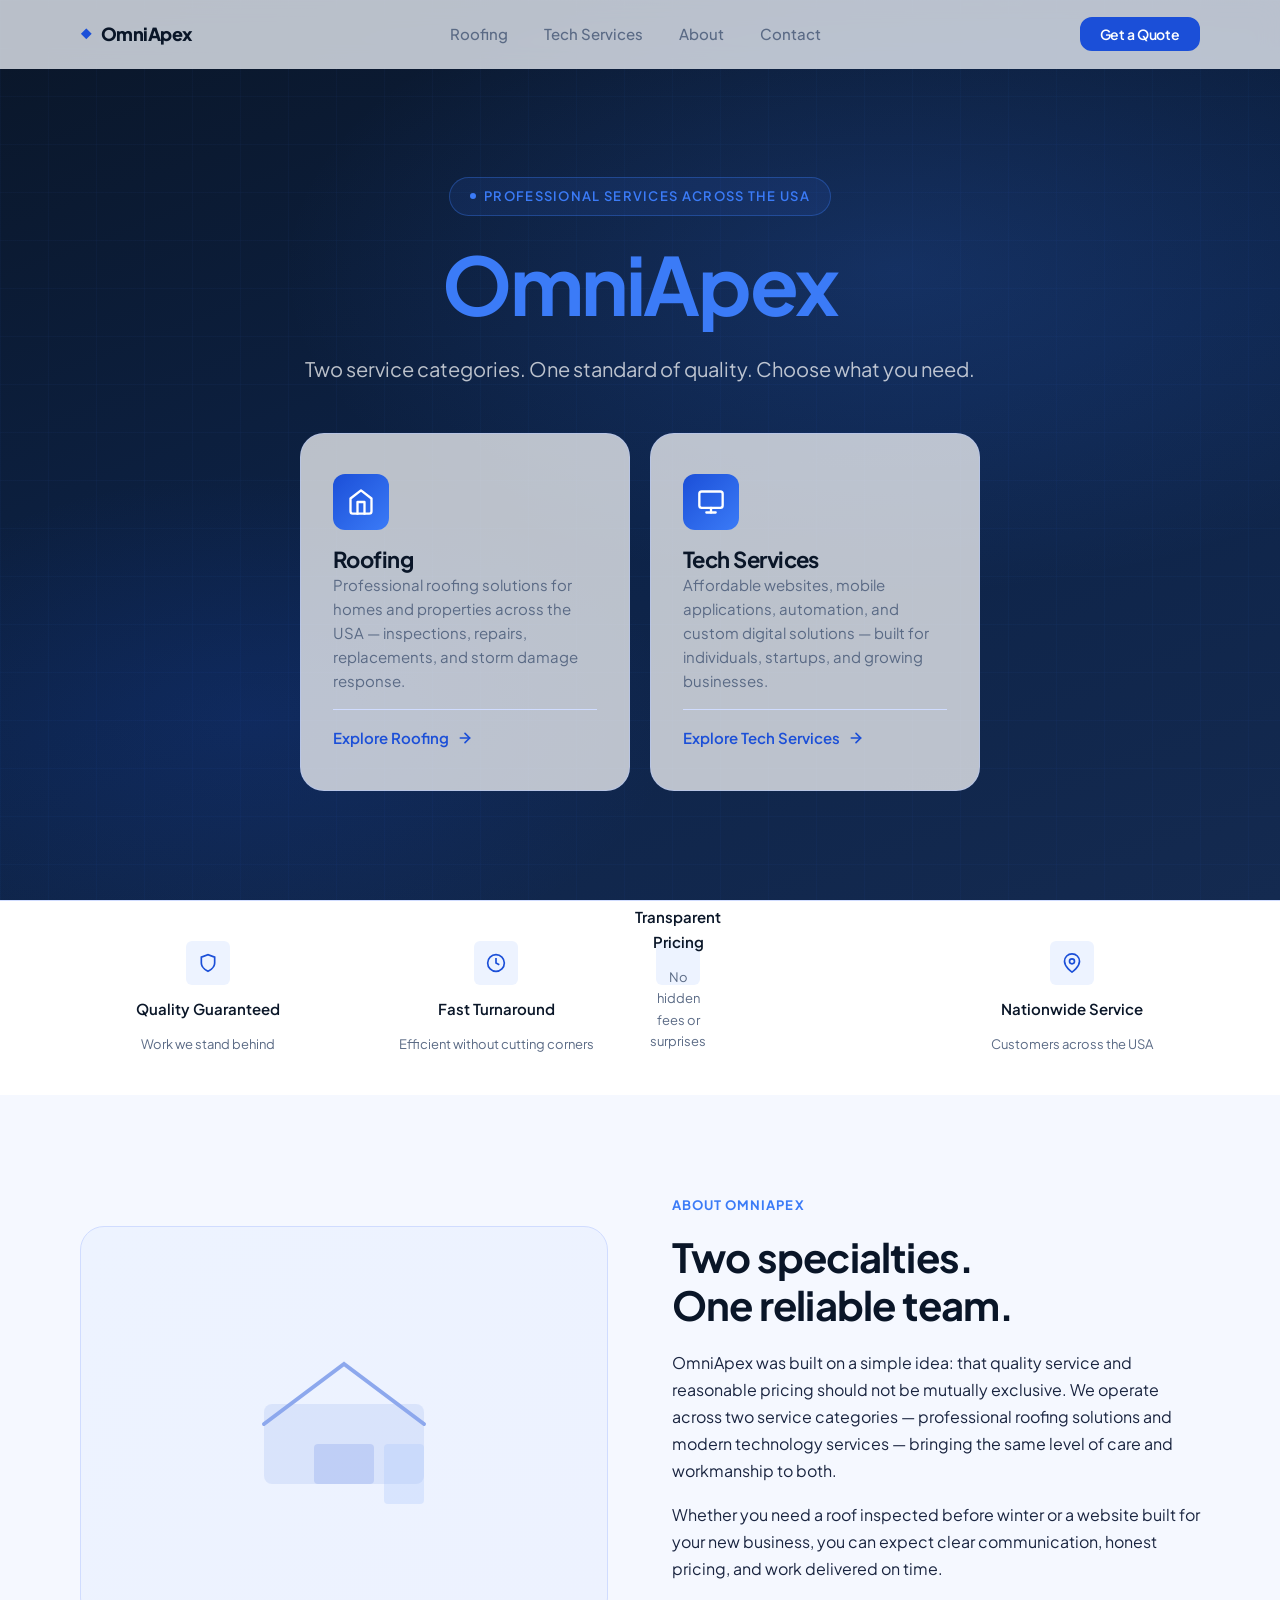
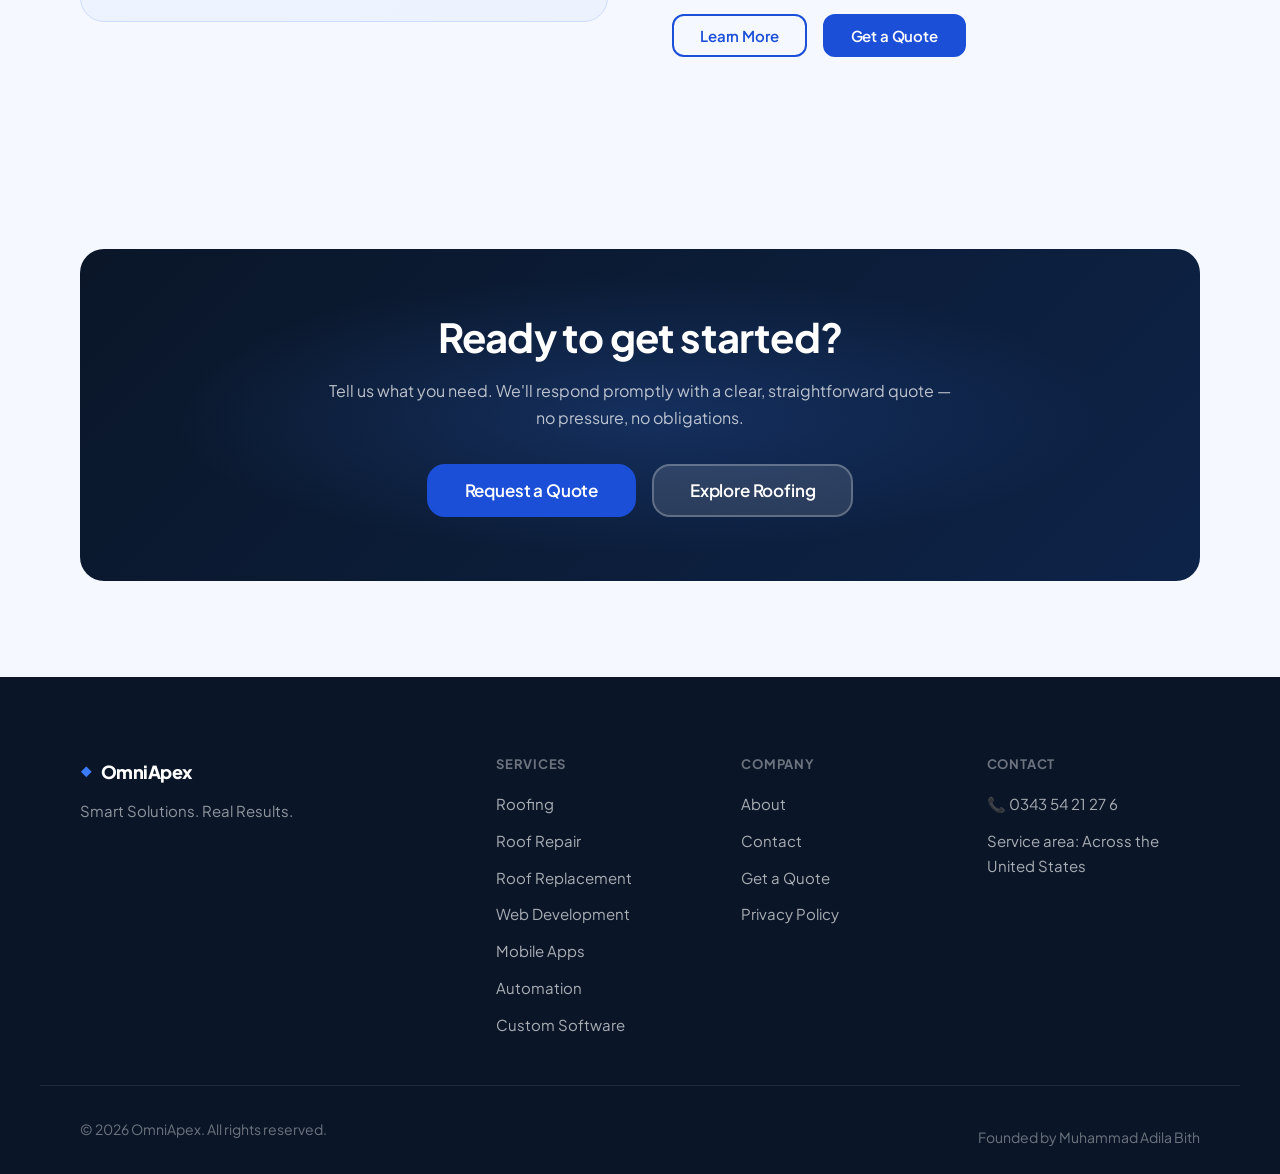
<file: index.html>
<!DOCTYPE html>
<html lang="en-US">
<head>
  <meta charset="UTF-8">
  <meta name="viewport" content="width=device-width, initial-scale=1.0">
  <meta http-equiv="X-UA-Compatible" content="IE=edge">

  <!-- Preconnect for fonts -->
  <link rel="preconnect" href="https://fonts.googleapis.com">
  <link rel="preconnect" href="https://fonts.gstatic.com" crossorigin>
  <link href="https://fonts.googleapis.com/css2?family=Plus+Jakarta+Sans:wght@400;500;600;700;800&display=swap" rel="stylesheet">

  <!-- SEO — set dynamically by seo.js -->
  <title>OmniApex | Roofing &amp; Technology Services</title>
  <meta name="description" content="">

  <!-- Manifest / PWA -->
  <link rel="manifest" href="site.webmanifest">
  <link rel="icon" href="assets/icons/favicon.svg" type="image/svg+xml">

  <!-- Styles -->
  <link rel="stylesheet" href="css/style.css">
  <link rel="stylesheet" href="css/responsive.css">
  <link rel="stylesheet" href="css/animations.css">
</head>
<body>

  <!-- Navigation injected by JS -->
  <div id="nav-root"></div>

  <main id="main-content">

    <!-- ── Hero + Gateway ──────────────────────────────────────── -->
    <section class="hero-home" aria-label="OmniApex service selection">
      <div class="container hero-home__inner">

        <div class="hero-home__eyebrow">
          Professional Services Across the USA
        </div>

        <h1 class="hero-home__title">
          <em>OmniApex</em>
        </h1>

        <p class="hero-home__sub">
          Two service categories. One standard of quality. Choose what you need.
        </p>

        <!-- Service Gateway Cards -->
        <div class="gateway-grid" role="list" aria-label="Service categories">

          <a href="roofing.html"
             class="gateway-card"
             role="listitem"
             aria-label="Explore Roofing Services">

            <div class="gateway-card__icon" aria-hidden="true">
              <!-- Roof icon -->
              <svg viewBox="0 0 24 24" fill="none" stroke="currentColor" stroke-width="2" stroke-linecap="round" stroke-linejoin="round" aria-hidden="true">
                <path d="M3 9l9-7 9 7v11a2 2 0 0 1-2 2H5a2 2 0 0 1-2-2z"/>
                <polyline points="9 22 9 12 15 12 15 22"/>
              </svg>
            </div>

            <div>
              <h2 class="gateway-card__title">Roofing</h2>
              <p class="gateway-card__description">
                Professional roofing solutions for homes and properties across the USA — inspections, repairs, replacements, and storm damage response.
              </p>
            </div>

            <div class="gateway-card__cta" aria-hidden="true">
              Explore Roofing
              <svg width="16" height="16" viewBox="0 0 24 24" fill="none" stroke="currentColor" stroke-width="2.5" stroke-linecap="round" stroke-linejoin="round">
                <line x1="5" y1="12" x2="19" y2="12"/><polyline points="12 5 19 12 12 19"/>
              </svg>
            </div>
          </a>

          <a href="tech-services.html"
             class="gateway-card"
             role="listitem"
             aria-label="Explore Technology Services">

            <div class="gateway-card__icon" aria-hidden="true">
              <!-- Monitor/code icon -->
              <svg viewBox="0 0 24 24" fill="none" stroke="currentColor" stroke-width="2" stroke-linecap="round" stroke-linejoin="round" aria-hidden="true">
                <rect x="2" y="3" width="20" height="14" rx="2"/>
                <line x1="8" y1="21" x2="16" y2="21"/>
                <line x1="12" y1="17" x2="12" y2="21"/>
              </svg>
            </div>

            <div>
              <h2 class="gateway-card__title">Tech Services</h2>
              <p class="gateway-card__description">
                Affordable websites, mobile applications, automation, and custom digital solutions — built for individuals, startups, and growing businesses.
              </p>
            </div>

            <div class="gateway-card__cta" aria-hidden="true">
              Explore Tech Services
              <svg width="16" height="16" viewBox="0 0 24 24" fill="none" stroke="currentColor" stroke-width="2.5" stroke-linecap="round" stroke-linejoin="round">
                <line x1="5" y1="12" x2="19" y2="12"/><polyline points="12 5 19 12 12 19"/>
              </svg>
            </div>
          </a>

        </div>
        <!-- /Gateway Cards -->

      </div>
    </section>
    <!-- /Hero -->

    <!-- ── Trust bar ──────────────────────────────────────────── -->
    <div class="trust-bar" aria-label="Why choose OmniApex">
      <div class="container">
        <div class="trust-bar__grid">
          <div class="trust-bar__item">
            <div class="trust-bar__icon" aria-hidden="true">
              <svg viewBox="0 0 24 24" fill="none" stroke="currentColor" stroke-width="2"><path d="M12 22s8-4 8-10V5l-8-3-8 3v7c0 6 8 10 8 10z"/></svg>
            </div>
            <span class="trust-bar__label">Quality Guaranteed</span>
            <span class="trust-bar__sub">Work we stand behind</span>
          </div>
          <div class="trust-bar__item">
            <div class="trust-bar__icon" aria-hidden="true">
              <svg viewBox="0 0 24 24" fill="none" stroke="currentColor" stroke-width="2"><circle cx="12" cy="12" r="10"/><polyline points="12 6 12 12 16 14"/></svg>
            </div>
            <span class="trust-bar__label">Fast Turnaround</span>
            <span class="trust-bar__sub">Efficient without cutting corners</span>
          </div>
          <div class="trust-bar__icon trust-bar__item">
            <div class="trust-bar__icon" aria-hidden="true">
              <svg viewBox="0 0 24 24" fill="none" stroke="currentColor" stroke-width="2"><line x1="12" y1="1" x2="12" y2="23"/><path d="M17 5H9.5a3.5 3.5 0 0 0 0 7h5a3.5 3.5 0 0 1 0 7H6"/></svg>
            </div>
            <span class="trust-bar__label">Transparent Pricing</span>
            <span class="trust-bar__sub">No hidden fees or surprises</span>
          </div>
          <div class="trust-bar__item">
            <div class="trust-bar__icon" aria-hidden="true">
              <svg viewBox="0 0 24 24" fill="none" stroke="currentColor" stroke-width="2"><path d="M21 10c0 7-9 13-9 13s-9-6-9-13a9 9 0 0 1 18 0z"/><circle cx="12" cy="10" r="3"/></svg>
            </div>
            <span class="trust-bar__label">Nationwide Service</span>
            <span class="trust-bar__sub">Customers across the USA</span>
          </div>
        </div>
      </div>
    </div>

    <!-- ── About snippet ──────────────────────────────────────── -->
    <section class="section" aria-labelledby="about-heading">
      <div class="container">
        <div class="about-grid">
          <div class="about-visual" aria-hidden="true">
            <!-- Visual placeholder — replace with brand image -->
            <svg viewBox="0 0 200 160" fill="none" xmlns="http://www.w3.org/2000/svg" style="max-width:200px; opacity:0.45;">
              <rect x="20" y="60" width="160" height="80" rx="8" fill="#1B4FD8" opacity="0.2"/>
              <path d="M20 80 L100 20 L180 80" stroke="#1B4FD8" stroke-width="4" fill="none" stroke-linecap="round"/>
              <rect x="70" y="100" width="60" height="40" rx="4" fill="#1B4FD8" opacity="0.35"/>
              <rect x="140" y="100" width="40" height="60" rx="4" fill="#3B7BF7" opacity="0.25"/>
            </svg>
          </div>

          <div>
            <span class="section__label">About OmniApex</span>
            <h2 id="about-heading" class="section__heading">
              Two specialties.<br>One reliable team.
            </h2>
            <p>
              OmniApex was built on a simple idea: that quality service and reasonable pricing should not be mutually exclusive. We operate across two service categories — professional roofing solutions and modern technology services — bringing the same level of care and workmanship to both.
            </p>
            <p>
              Whether you need a roof inspected before winter or a website built for your new business, you can expect clear communication, honest pricing, and work delivered on time.
            </p>
            <div style="margin-top: 2rem; display: flex; gap: 1rem; flex-wrap: wrap;">
              <a href="about.html" class="btn btn--outline">Learn More</a>
              <a href="contact.html" class="btn btn--primary">Get a Quote</a>
            </div>
          </div>
        </div>
      </div>
    </section>

    <!-- ── CTA Banner ─────────────────────────────────────────── -->
    <section class="section" aria-label="Contact CTA">
      <div class="container">
        <div class="cta-banner">
          <div class="cta-banner__inner">
            <h2 class="cta-banner__title">Ready to get started?</h2>
            <p class="cta-banner__lead">
              Tell us what you need. We'll respond promptly with a clear, straightforward quote — no pressure, no obligations.
            </p>
            <div class="cta-banner__actions">
              <a href="contact.html" class="btn btn--primary btn--lg">Request a Quote</a>
              <a href="roofing.html" class="btn btn--ghost btn--lg">Explore Roofing</a>
            </div>
          </div>
        </div>
      </div>
    </section>

  </main>

  <!-- Footer injected by JS -->
  <div id="footer-root"></div>

  <!-- Scripts — config first, then dependencies, then page init -->
  <script src="js/config.js"></script>
  <script src="js/services.js"></script>
  <script src="js/seo.js"></script>
  <script src="js/navigation.js"></script>
  <script src="js/pricing.js"></script>
  <script src="js/contact.js"></script>
  <script src="js/app.js"></script>
  <script>
    document.addEventListener("DOMContentLoaded", () => {
      // SEO
      const cfg = SITE_CONFIG.pages.home;
      initSEO({
        title:       cfg.title,
        description: cfg.description,
        url:         cfg.url,
        isHome:      true,
      });

      // Render nav + footer + common
      initPage();
    });
  </script>
</body>
</html>
</file>
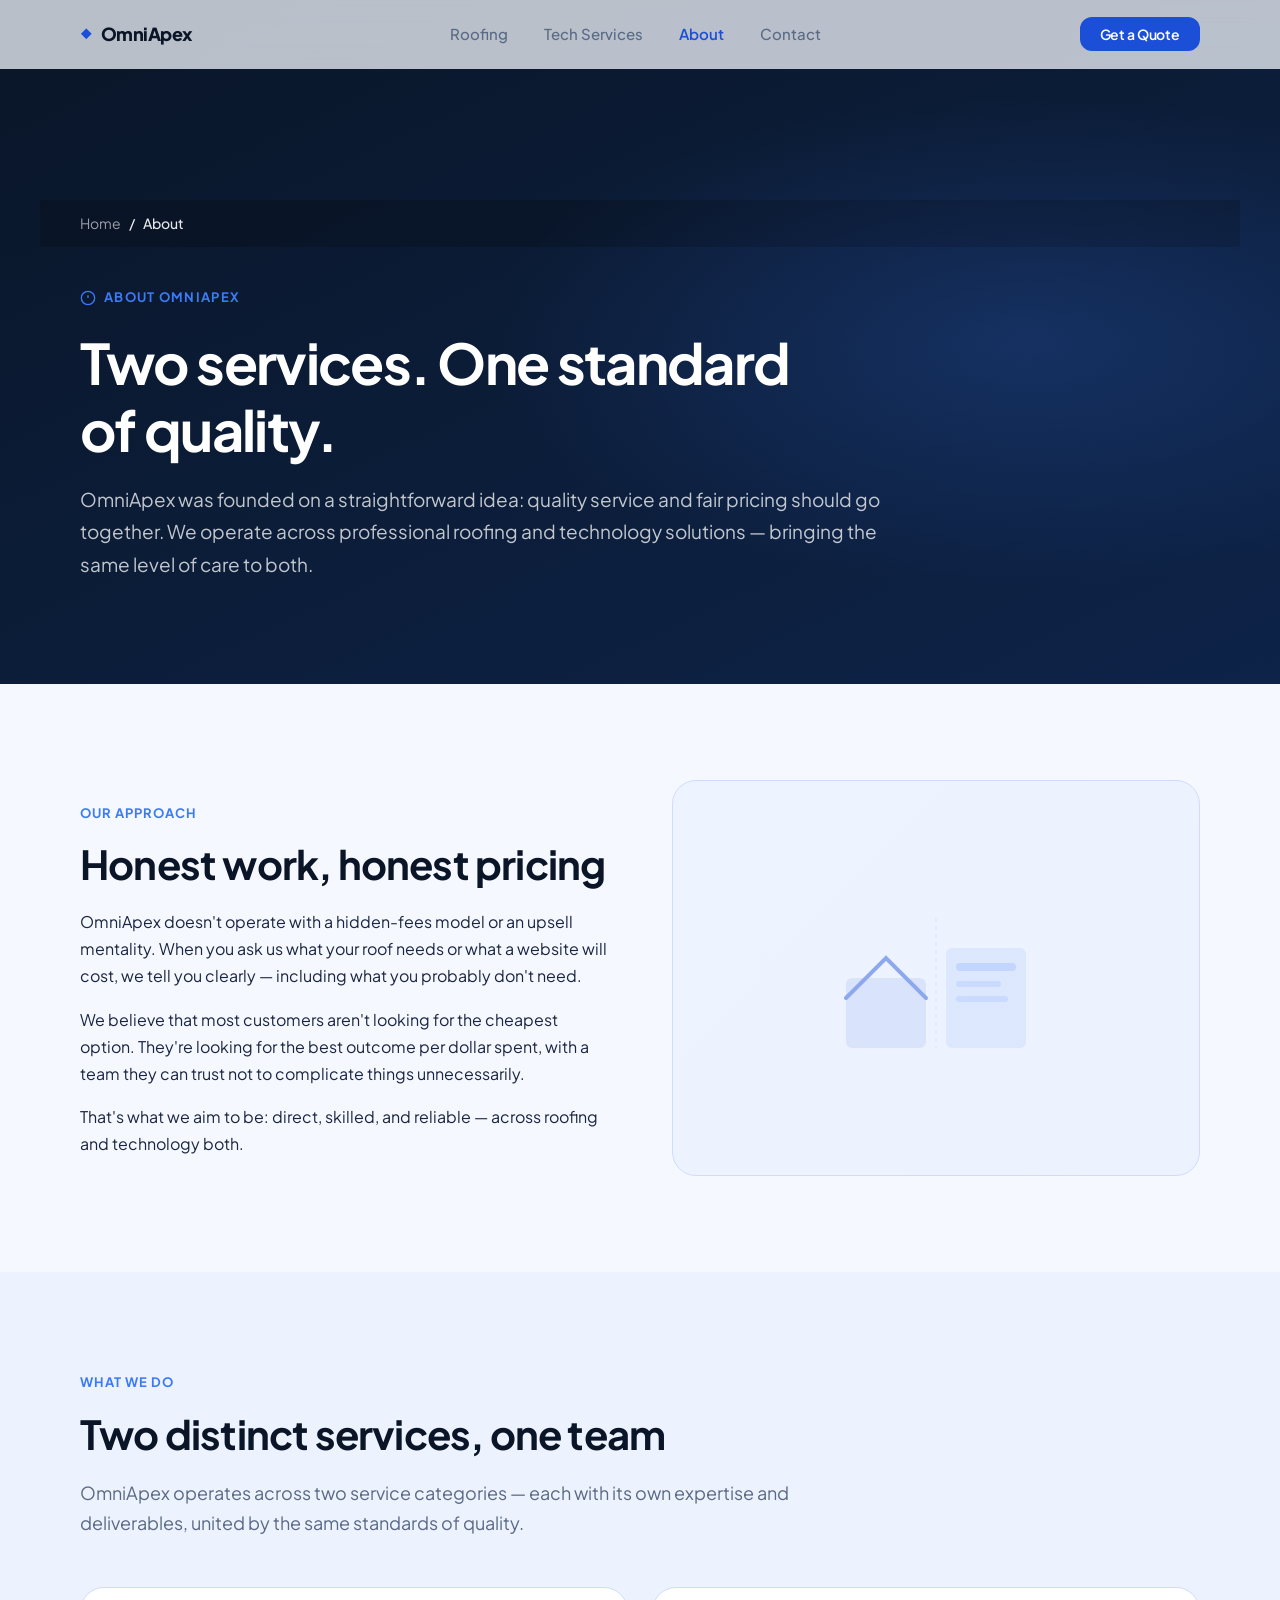
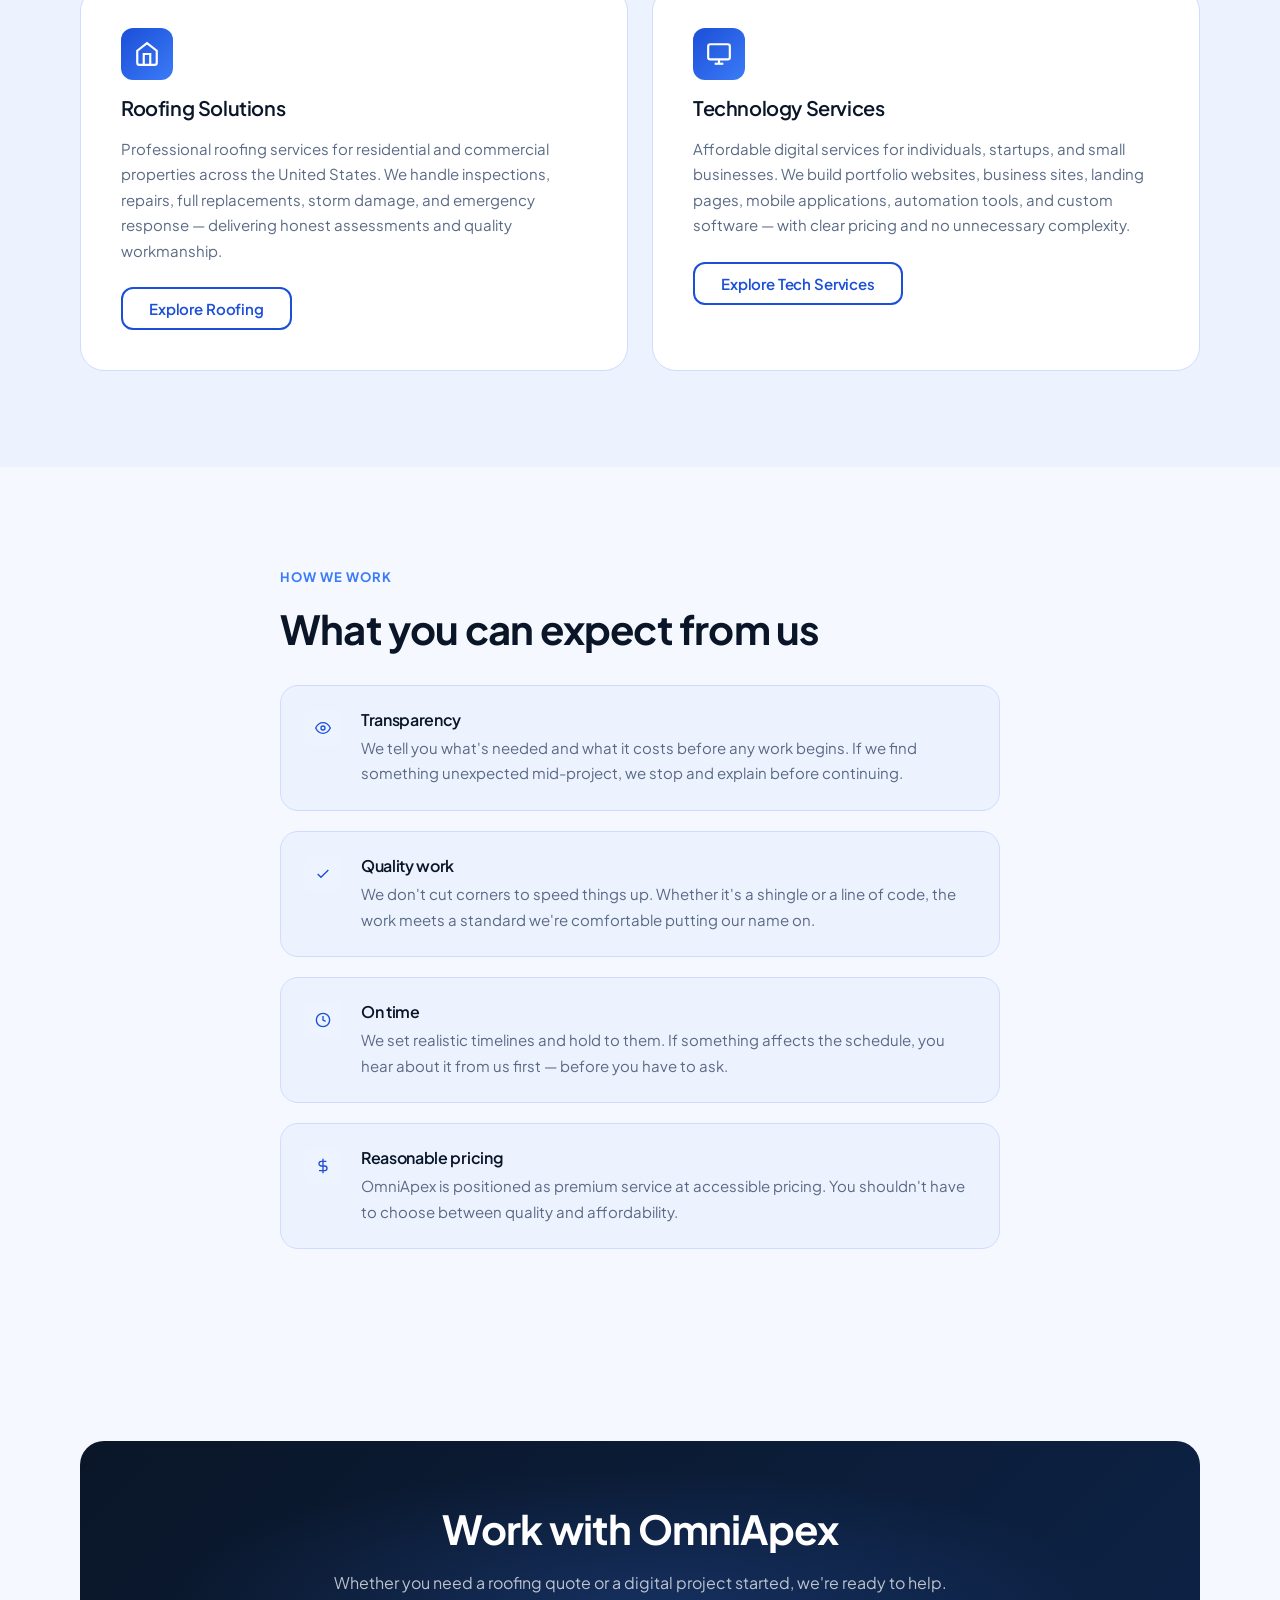
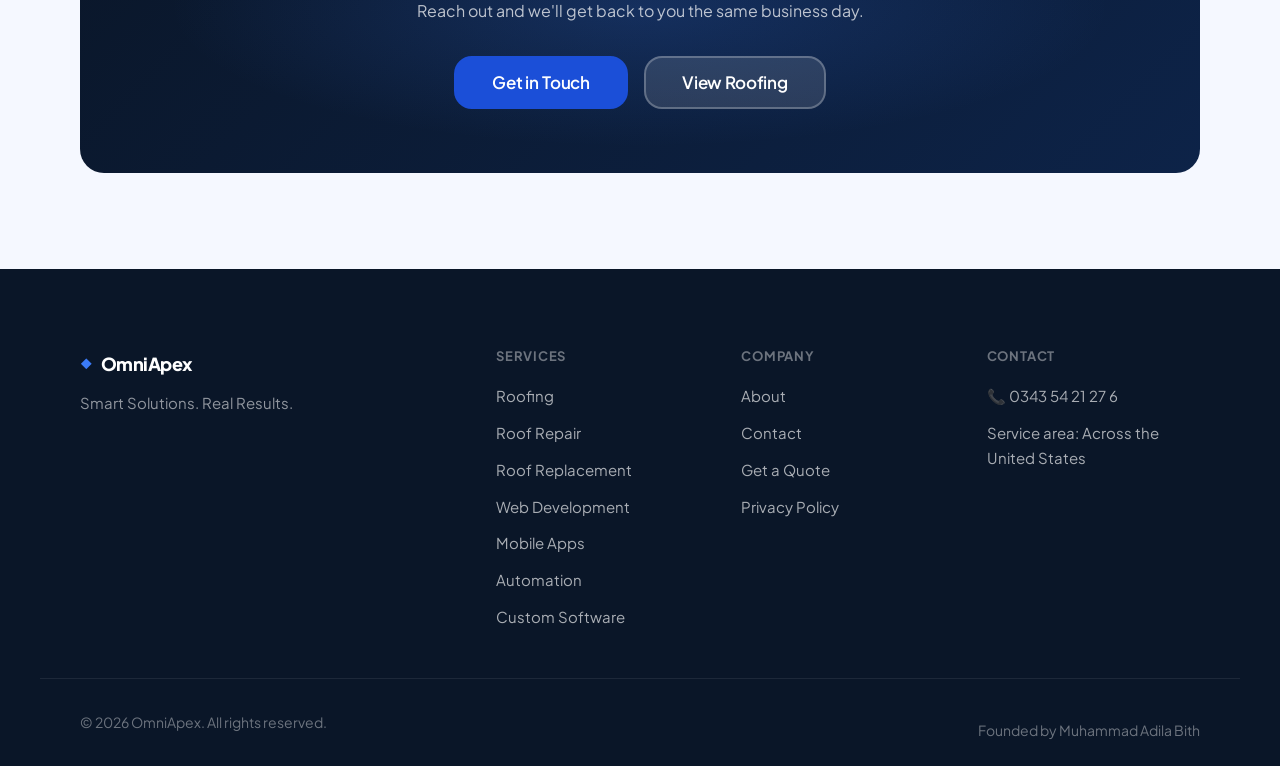
<file: about.html>
<!DOCTYPE html>
<html lang="en-US">
<head>
  <meta charset="UTF-8">
  <meta name="viewport" content="width=device-width, initial-scale=1.0">
  <meta http-equiv="X-UA-Compatible" content="IE=edge">

  <link rel="preconnect" href="https://fonts.googleapis.com">
  <link rel="preconnect" href="https://fonts.gstatic.com" crossorigin>
  <link href="https://fonts.googleapis.com/css2?family=Plus+Jakarta+Sans:wght@400;500;600;700;800&display=swap" rel="stylesheet">

  <title>About OmniApex | Roofing &amp; Tech Services</title>
  <meta name="description" content="">

  <link rel="manifest" href="site.webmanifest">
  <link rel="icon" href="assets/icons/favicon.svg" type="image/svg+xml">

  <link rel="stylesheet" href="css/style.css">
  <link rel="stylesheet" href="css/responsive.css">
  <link rel="stylesheet" href="css/animations.css">
</head>
<body>

  <div id="nav-root"></div>

  <main id="main-content">

    <!-- ── Hero ──────────────────────────────────────────────────── -->
    <header class="hero-interior" aria-label="About OmniApex">
      <nav class="breadcrumb" aria-label="Page location">
        <ol class="breadcrumb__list">
          <li><a href="index.html">Home</a></li>
          <li aria-hidden="true"><span class="breadcrumb__sep">/</span></li>
          <li><span aria-current="page">About</span></li>
        </ol>
      </nav>

      <div class="hero-interior__inner" style="padding-top: 2.5rem;">
        <div class="hero-interior__label" aria-hidden="true">
          <svg width="16" height="16" viewBox="0 0 24 24" fill="none" stroke="currentColor" stroke-width="2"><circle cx="12" cy="12" r="10"/><line x1="12" y1="8" x2="12" y2="12"/><line x1="12" y1="16" x2="12.01" y2="16"/></svg>
          About OmniApex
        </div>
        <h1 class="hero-interior__title">Two services. One standard of quality.</h1>
        <p class="hero-interior__lead">
          OmniApex was founded on a straightforward idea: quality service and fair pricing should go together. We operate across professional roofing and technology solutions — bringing the same level of care to both.
        </p>
      </div>
    </header>

    <!-- ── Mission ───────────────────────────────────────────────── -->
    <section class="section" aria-labelledby="mission-heading">
      <div class="container">
        <div class="about-grid">
          <div>
            <span class="section__label">Our Approach</span>
            <h2 id="mission-heading" class="section__heading">Honest work, honest pricing</h2>
            <p>
              OmniApex doesn't operate with a hidden-fees model or an upsell mentality. When you ask us what your roof needs or what a website will cost, we tell you clearly — including what you probably don't need.
            </p>
            <p>
              We believe that most customers aren't looking for the cheapest option. They're looking for the best outcome per dollar spent, with a team they can trust not to complicate things unnecessarily.
            </p>
            <p>
              That's what we aim to be: direct, skilled, and reliable — across roofing and technology both.
            </p>
          </div>
          <div class="about-visual" aria-hidden="true">
            <svg viewBox="0 0 220 180" fill="none" xmlns="http://www.w3.org/2000/svg" style="max-width:220px;opacity:0.45;">
              <!-- Abstract OmniApex dual service mark -->
              <rect x="20" y="90" width="80" height="70" rx="6" fill="#1B4FD8" opacity="0.20"/>
              <path d="M20 110 L60 70 L100 110" stroke="#1B4FD8" stroke-width="4" fill="none" stroke-linecap="round"/>
              <rect x="120" y="60" width="80" height="100" rx="6" fill="#3B7BF7" opacity="0.20"/>
              <rect x="130" y="75" width="60" height="8" rx="4" fill="#3B7BF7" opacity="0.40"/>
              <rect x="130" y="93" width="45" height="6" rx="3" fill="#3B7BF7" opacity="0.30"/>
              <rect x="130" y="108" width="52" height="6" rx="3" fill="#3B7BF7" opacity="0.30"/>
              <line x1="110" y1="30" x2="110" y2="160" stroke="#D0DCFF" stroke-width="1.5" stroke-dasharray="4 4"/>
            </svg>
          </div>
        </div>
      </div>
    </section>

    <!-- ── Two services explained ─────────────────────────────────── -->
    <section class="section section--tinted" aria-labelledby="services-explained-heading">
      <div class="container">
        <span class="section__label">What We Do</span>
        <h2 id="services-explained-heading" class="section__heading">Two distinct services, one team</h2>
        <p class="section__lead">
          OmniApex operates across two service categories — each with its own expertise and deliverables, united by the same standards of quality.
        </p>

        <div style="display: grid; grid-template-columns: 1fr 1fr; gap: 1.5rem;" class="about-services-grid">
          <div style="background: var(--color-white); border: 1px solid var(--color-border); border-radius: var(--radius-xl); padding: 2.5rem; display: flex; flex-direction: column; gap: 1rem;">
            <div style="width:52px;height:52px;background:linear-gradient(135deg,var(--color-blue),var(--color-blue-bright));border-radius:var(--radius-md);display:flex;align-items:center;justify-content:center;color:white;" aria-hidden="true">
              <svg width="26" height="26" viewBox="0 0 24 24" fill="none" stroke="currentColor" stroke-width="2"><path d="M3 9l9-7 9 7v11a2 2 0 0 1-2 2H5a2 2 0 0 1-2-2z"/><polyline points="9 22 9 12 15 12 15 22"/></svg>
            </div>
            <h3 style="font-size:1.25rem;">Roofing Solutions</h3>
            <p style="font-size:0.9375rem;color:var(--color-text-muted);max-width:none;">
              Professional roofing services for residential and commercial properties across the United States. We handle inspections, repairs, full replacements, storm damage, and emergency response — delivering honest assessments and quality workmanship.
            </p>
            <a href="roofing.html" class="btn btn--outline" style="align-self:flex-start;margin-top:0.5rem;">Explore Roofing</a>
          </div>

          <div style="background: var(--color-white); border: 1px solid var(--color-border); border-radius: var(--radius-xl); padding: 2.5rem; display: flex; flex-direction: column; gap: 1rem;">
            <div style="width:52px;height:52px;background:linear-gradient(135deg,var(--color-blue),var(--color-blue-bright));border-radius:var(--radius-md);display:flex;align-items:center;justify-content:center;color:white;" aria-hidden="true">
              <svg width="26" height="26" viewBox="0 0 24 24" fill="none" stroke="currentColor" stroke-width="2"><rect x="2" y="3" width="20" height="14" rx="2"/><line x1="8" y1="21" x2="16" y2="21"/><line x1="12" y1="17" x2="12" y2="21"/></svg>
            </div>
            <h3 style="font-size:1.25rem;">Technology Services</h3>
            <p style="font-size:0.9375rem;color:var(--color-text-muted);max-width:none;">
              Affordable digital services for individuals, startups, and small businesses. We build portfolio websites, business sites, landing pages, mobile applications, automation tools, and custom software — with clear pricing and no unnecessary complexity.
            </p>
            <a href="tech-services.html" class="btn btn--outline" style="align-self:flex-start;margin-top:0.5rem;">Explore Tech Services</a>
          </div>
        </div>
      </div>
    </section>

    <!-- ── Values ─────────────────────────────────────────────────── -->
    <section class="section" aria-labelledby="values-heading">
      <div class="container container--narrow">
        <span class="section__label">How We Work</span>
        <h2 id="values-heading" class="section__heading">What you can expect from us</h2>

        <div style="display: flex; flex-direction: column; gap: 1.25rem; margin-top: 2rem;">

          <div style="display:flex;gap:1.25rem;align-items:flex-start;padding:1.5rem;background:var(--color-surface);border-radius:var(--radius-lg);border:1px solid var(--color-border);" class="reveal">
            <div style="width:36px;height:36px;background:var(--color-blue-light);color:var(--color-blue);border-radius:var(--radius-sm);display:flex;align-items:center;justify-content:center;flex-shrink:0;" aria-hidden="true">
              <svg width="16" height="16" viewBox="0 0 24 24" fill="none" stroke="currentColor" stroke-width="2"><path d="M1 12s4-8 11-8 11 8 11 8-4 8-11 8-11-8-11-8z"/><circle cx="12" cy="12" r="3"/></svg>
            </div>
            <div>
              <h3 style="font-size:1rem;margin-bottom:0.375rem;">Transparency</h3>
              <p style="font-size:0.9375rem;color:var(--color-text-muted);max-width:none;">We tell you what's needed and what it costs before any work begins. If we find something unexpected mid-project, we stop and explain before continuing.</p>
            </div>
          </div>

          <div style="display:flex;gap:1.25rem;align-items:flex-start;padding:1.5rem;background:var(--color-surface);border-radius:var(--radius-lg);border:1px solid var(--color-border);" class="reveal reveal-delay-1">
            <div style="width:36px;height:36px;background:var(--color-blue-light);color:var(--color-blue);border-radius:var(--radius-sm);display:flex;align-items:center;justify-content:center;flex-shrink:0;" aria-hidden="true">
              <svg width="16" height="16" viewBox="0 0 24 24" fill="none" stroke="currentColor" stroke-width="2"><polyline points="20 6 9 17 4 12"/></svg>
            </div>
            <div>
              <h3 style="font-size:1rem;margin-bottom:0.375rem;">Quality work</h3>
              <p style="font-size:0.9375rem;color:var(--color-text-muted);max-width:none;">We don't cut corners to speed things up. Whether it's a shingle or a line of code, the work meets a standard we're comfortable putting our name on.</p>
            </div>
          </div>

          <div style="display:flex;gap:1.25rem;align-items:flex-start;padding:1.5rem;background:var(--color-surface);border-radius:var(--radius-lg);border:1px solid var(--color-border);" class="reveal reveal-delay-2">
            <div style="width:36px;height:36px;background:var(--color-blue-light);color:var(--color-blue);border-radius:var(--radius-sm);display:flex;align-items:center;justify-content:center;flex-shrink:0;" aria-hidden="true">
              <svg width="16" height="16" viewBox="0 0 24 24" fill="none" stroke="currentColor" stroke-width="2"><circle cx="12" cy="12" r="10"/><polyline points="12 6 12 12 16 14"/></svg>
            </div>
            <div>
              <h3 style="font-size:1rem;margin-bottom:0.375rem;">On time</h3>
              <p style="font-size:0.9375rem;color:var(--color-text-muted);max-width:none;">We set realistic timelines and hold to them. If something affects the schedule, you hear about it from us first — before you have to ask.</p>
            </div>
          </div>

          <div style="display:flex;gap:1.25rem;align-items:flex-start;padding:1.5rem;background:var(--color-surface);border-radius:var(--radius-lg);border:1px solid var(--color-border);" class="reveal reveal-delay-3">
            <div style="width:36px;height:36px;background:var(--color-blue-light);color:var(--color-blue);border-radius:var(--radius-sm);display:flex;align-items:center;justify-content:center;flex-shrink:0;" aria-hidden="true">
              <svg width="16" height="16" viewBox="0 0 24 24" fill="none" stroke="currentColor" stroke-width="2"><line x1="12" y1="1" x2="12" y2="23"/><path d="M17 5H9.5a3.5 3.5 0 0 0 0 7h5a3.5 3.5 0 0 1 0 7H6"/></svg>
            </div>
            <div>
              <h3 style="font-size:1rem;margin-bottom:0.375rem;">Reasonable pricing</h3>
              <p style="font-size:0.9375rem;color:var(--color-text-muted);max-width:none;">OmniApex is positioned as premium service at accessible pricing. You shouldn't have to choose between quality and affordability.</p>
            </div>
          </div>

        </div>
      </div>
    </section>

    <!-- ── CTA ────────────────────────────────────────────────────── -->
    <section class="section" aria-label="Contact CTA">
      <div class="container">
        <div class="cta-banner">
          <div class="cta-banner__inner">
            <h2 class="cta-banner__title">Work with OmniApex</h2>
            <p class="cta-banner__lead">
              Whether you need a roofing quote or a digital project started, we're ready to help. Reach out and we'll get back to you the same business day.
            </p>
            <div class="cta-banner__actions">
              <a href="contact.html" class="btn btn--primary btn--lg">Get in Touch</a>
              <a href="roofing.html" class="btn btn--ghost btn--lg">View Roofing</a>
            </div>
          </div>
        </div>
      </div>
    </section>

  </main>

  <div id="footer-root"></div>

  <script src="js/config.js"></script>
  <script src="js/services.js"></script>
  <script src="js/seo.js"></script>
  <script src="js/navigation.js"></script>
  <script src="js/pricing.js"></script>
  <script src="js/contact.js"></script>
  <script src="js/app.js"></script>
  <script>
    document.addEventListener("DOMContentLoaded", () => {
      const cfg = SITE_CONFIG.pages.about;
      initSEO({
        title:       cfg.title,
        description: cfg.description,
        url:         cfg.url,
        breadcrumbs: [
          { name: "Home",  url: "/" },
          { name: "About", url: "/about.html" },
        ],
      });
      initPage();

      // Fix about-services-grid on mobile
      if (window.innerWidth < 640) {
        document.querySelector(".about-services-grid").style.gridTemplateColumns = "1fr";
      }
    });
  </script>
</body>
</html>
</file>
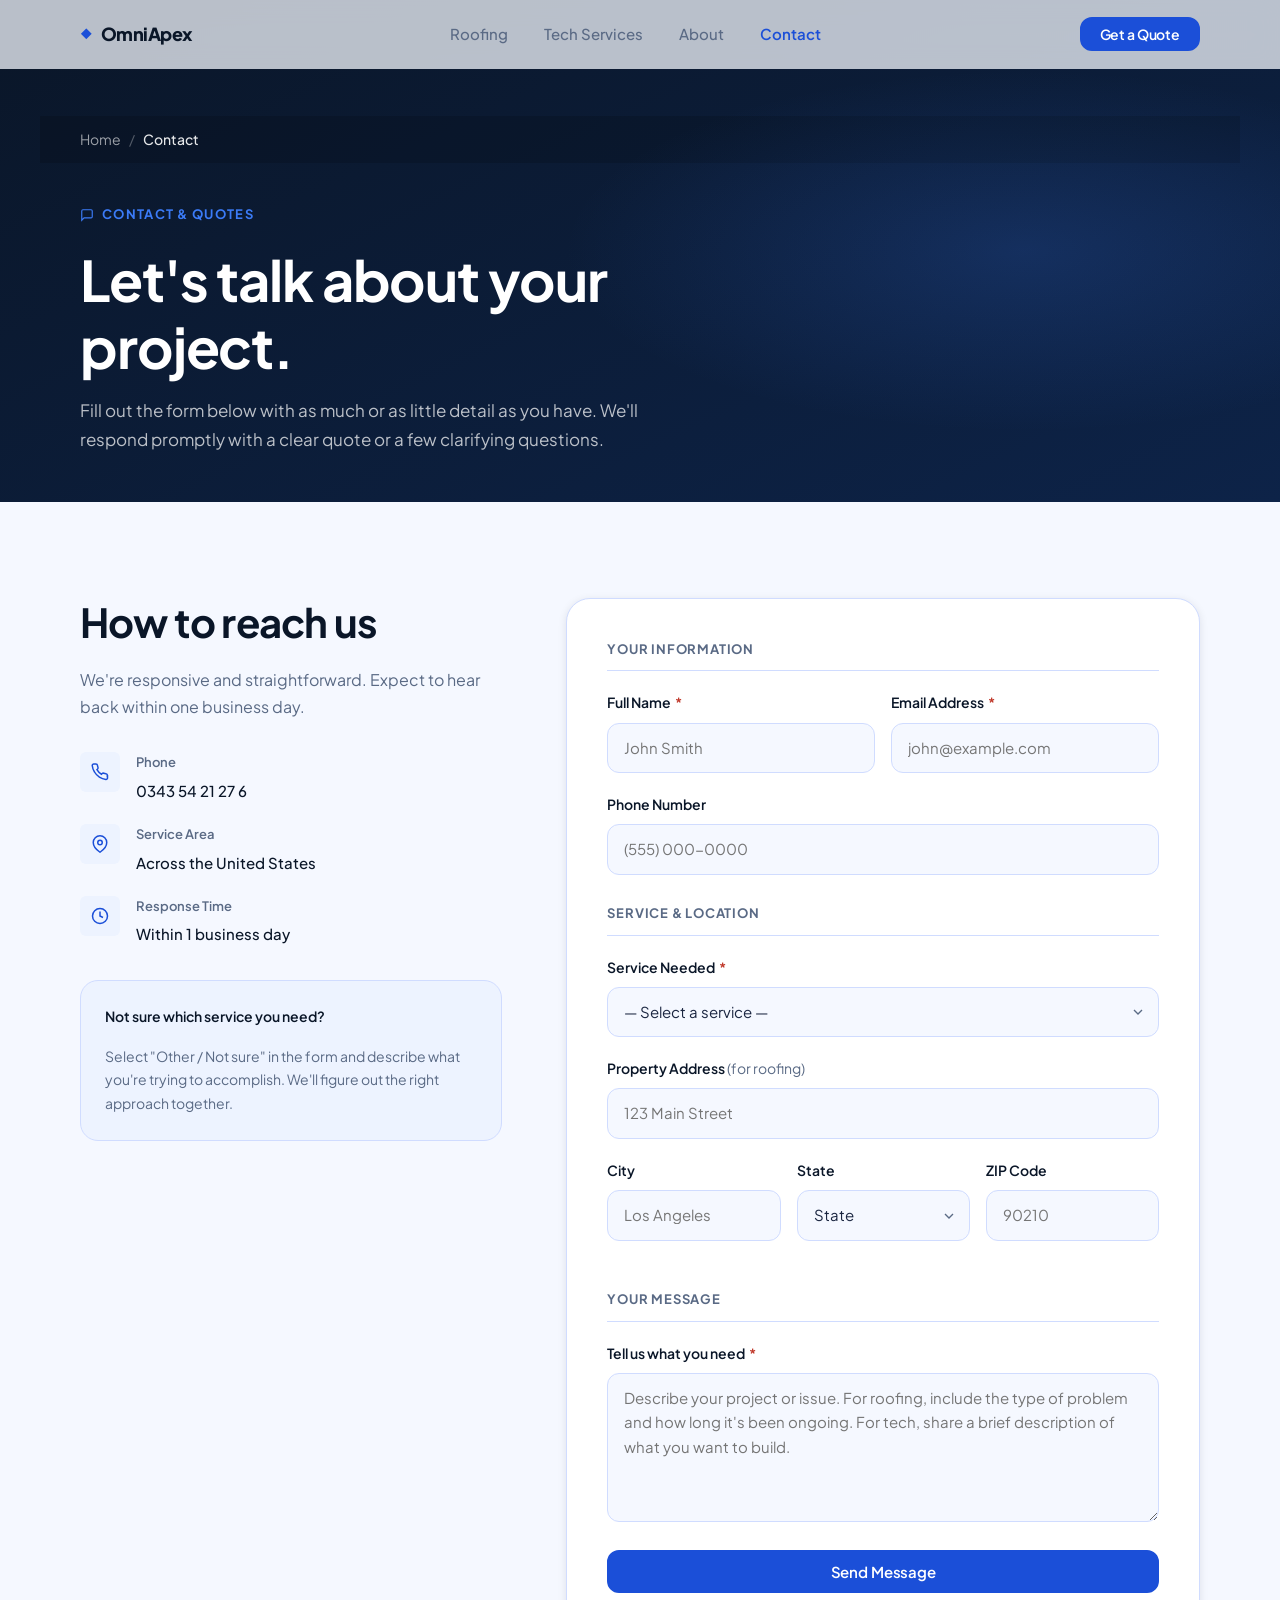
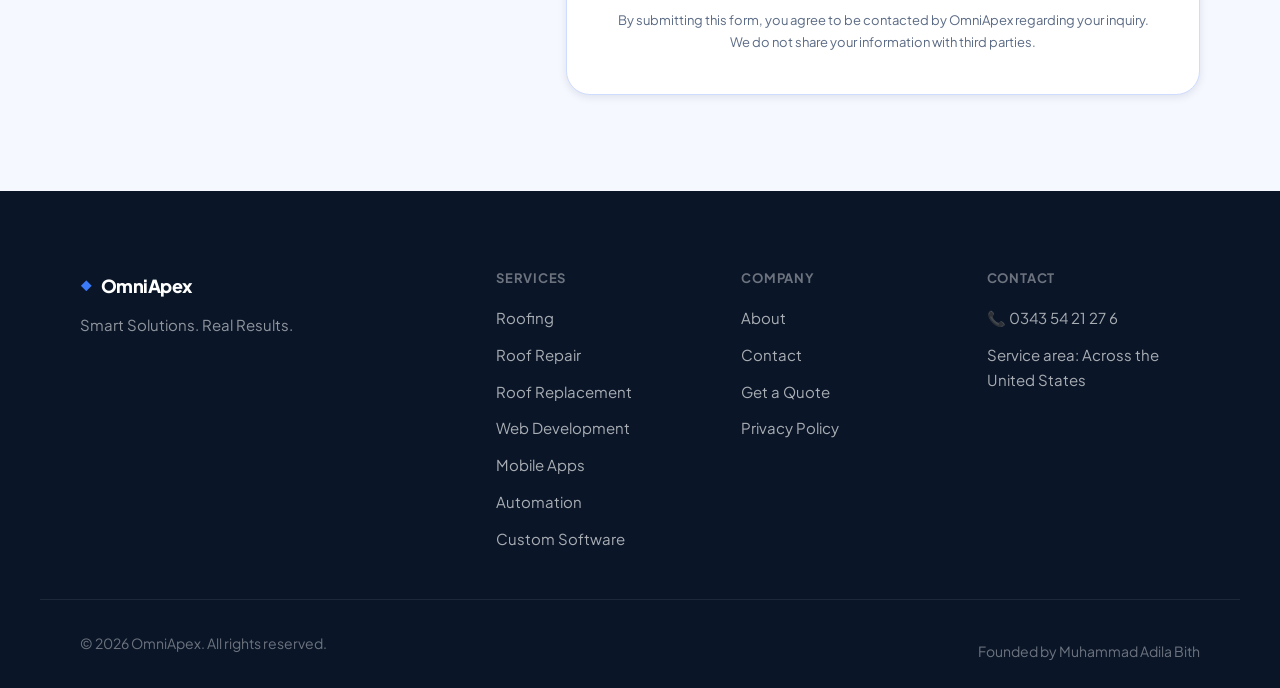
<file: contact.html>
<!DOCTYPE html>
<html lang="en-US">
<head>
  <meta charset="UTF-8">
  <meta name="viewport" content="width=device-width, initial-scale=1.0">
  <meta http-equiv="X-UA-Compatible" content="IE=edge">

  <link rel="preconnect" href="https://fonts.googleapis.com">
  <link rel="preconnect" href="https://fonts.gstatic.com" crossorigin>
  <link href="https://fonts.googleapis.com/css2?family=Plus+Jakarta+Sans:wght@400;500;600;700;800&display=swap" rel="stylesheet">

  <title>Contact OmniApex | Request a Quote</title>
  <meta name="description" content="">

  <link rel="manifest" href="site.webmanifest">
  <link rel="icon" href="assets/icons/favicon.svg" type="image/svg+xml">

  <link rel="stylesheet" href="css/style.css">
  <link rel="stylesheet" href="css/responsive.css">
  <link rel="stylesheet" href="css/animations.css">

  <style>
    .contact-page-header {
      padding-block: calc(68px + 3rem) 3rem;
      background: linear-gradient(155deg, var(--color-navy) 0%, #0D2348 100%);
      position: relative;
      overflow: hidden;
    }
    .contact-page-header::before {
      content: "";
      position: absolute;
      inset: 0;
      background: radial-gradient(ellipse 60% 60% at 80% 50%, rgba(59,123,247,0.18) 0%, transparent 60%);
      pointer-events: none;
    }
    .contact-page-header__inner {
      position: relative;
      z-index: 1;
      max-width: var(--max-width);
      margin-inline: auto;
      padding-inline: var(--container-px);
    }
    .contact-page-header h1 { color: white; }
    .contact-page-header p { color: rgba(255,255,255,0.72); }

    .form-section-title {
      font-size: 0.8125rem;
      font-weight: 700;
      letter-spacing: 0.06em;
      text-transform: uppercase;
      color: var(--color-text-muted);
      margin-bottom: 1.25rem;
      margin-top: 1.75rem;
      padding-bottom: 0.625rem;
      border-bottom: 1px solid var(--color-border);
    }
    .form-section-title:first-child { margin-top: 0; }
  </style>
</head>
<body>

  <div id="nav-root"></div>

  <main id="main-content">

    <!-- ── Header ────────────────────────────────────────────────── -->
    <header class="contact-page-header">
      <nav style="max-width:var(--max-width);margin-inline:auto;padding-inline:var(--container-px);padding-block:0.75rem;background:rgba(0,0,0,0.15);border-radius:0;margin-bottom:0;" aria-label="Page location">
        <ol style="display:flex;gap:0.5rem;align-items:center;font-size:0.875rem;list-style:none;">
          <li><a href="index.html" style="color:rgba(255,255,255,0.6);">Home</a></li>
          <li style="color:rgba(255,255,255,0.3);">/</li>
          <li style="color:rgba(255,255,255,0.9);font-weight:500;" aria-current="page">Contact</li>
        </ol>
      </nav>
      <div class="contact-page-header__inner" style="padding-top:2.5rem;">
        <div style="display:inline-flex;align-items:center;gap:0.5rem;font-size:0.8125rem;font-weight:700;letter-spacing:0.1em;text-transform:uppercase;color:var(--color-blue-bright);margin-bottom:1.25rem;" aria-hidden="true">
          <svg width="14" height="14" viewBox="0 0 24 24" fill="none" stroke="currentColor" stroke-width="2"><path d="M21 15a2 2 0 0 1-2 2H7l-4 4V5a2 2 0 0 1 2-2h14a2 2 0 0 1 2 2z"/></svg>
          Contact &amp; Quotes
        </div>
        <h1 style="max-width:14ch;margin-bottom:1rem;">Let's talk about your project.</h1>
        <p style="max-width:52ch;font-size:1.0625rem;">
          Fill out the form below with as much or as little detail as you have. We'll respond promptly with a clear quote or a few clarifying questions.
        </p>
      </div>
    </header>

    <!-- ── Contact layout ─────────────────────────────────────────── -->
    <section class="section" aria-labelledby="contact-heading">
      <div class="container">
        <h2 id="contact-heading" class="sr-only">Contact form and information</h2>
        <div class="contact-layout">

          <!-- Left: info -->
          <aside aria-label="Contact information">
            <h2 class="contact-info__heading">How to reach us</h2>
            <p class="contact-info__lead">
              We're responsive and straightforward. Expect to hear back within one business day.
            </p>

            <div class="contact-detail">
              <div class="contact-detail__item" id="phone-detail" style="display:none;">
                <div class="contact-detail__icon" aria-hidden="true">
                  <svg viewBox="0 0 24 24" fill="none" stroke="currentColor" stroke-width="2"><path d="M22 16.92v3a2 2 0 0 1-2.18 2 19.79 19.79 0 0 1-8.63-3.07A19.5 19.5 0 0 1 4.69 12a19.79 19.79 0 0 1-3.07-8.67A2 2 0 0 1 3.6 1.27h3a2 2 0 0 1 2 1.72 12.84 12.84 0 0 0 .7 2.81 2 2 0 0 1-.45 2.11L7.91 8.9a16 16 0 0 0 6.1 6.1l.9-.9a2 2 0 0 1 2.11-.45 12.84 12.84 0 0 0 2.81.7A2 2 0 0 1 21.73 16.92z"/></svg>
                </div>
                <div>
                  <span class="contact-detail__label">Phone</span>
                  <span class="contact-detail__value"><a href="#" id="contact-phone-link" data-phone></a></span>
                </div>
              </div>

              <div class="contact-detail__item" id="email-detail" style="display:none;">
                <div class="contact-detail__icon" aria-hidden="true">
                  <svg viewBox="0 0 24 24" fill="none" stroke="currentColor" stroke-width="2"><path d="M4 4h16c1.1 0 2 .9 2 2v12c0 1.1-.9 2-2 2H4c-1.1 0-2-.9-2-2V6c0-1.1.9-2 2-2z"/><polyline points="22,6 12,13 2,6"/></svg>
                </div>
                <div>
                  <span class="contact-detail__label">Email</span>
                  <span class="contact-detail__value"><a href="#" id="contact-email-link"></a></span>
                </div>
              </div>

              <div class="contact-detail__item">
                <div class="contact-detail__icon" aria-hidden="true">
                  <svg viewBox="0 0 24 24" fill="none" stroke="currentColor" stroke-width="2"><path d="M21 10c0 7-9 13-9 13s-9-6-9-13a9 9 0 0 1 18 0z"/><circle cx="12" cy="10" r="3"/></svg>
                </div>
                <div>
                  <span class="contact-detail__label">Service Area</span>
                  <span class="contact-detail__value" id="contact-service-area"></span>
                </div>
              </div>

              <div class="contact-detail__item">
                <div class="contact-detail__icon" aria-hidden="true">
                  <svg viewBox="0 0 24 24" fill="none" stroke="currentColor" stroke-width="2"><circle cx="12" cy="12" r="10"/><polyline points="12 6 12 12 16 14"/></svg>
                </div>
                <div>
                  <span class="contact-detail__label">Response Time</span>
                  <span class="contact-detail__value">Within 1 business day</span>
                </div>
              </div>
            </div>

            <!-- Social links in contact sidebar -->
            <div id="contact-social-wrapper" style="display:none;">
              <p style="font-size:0.875rem;font-weight:600;color:var(--color-text-muted);margin-bottom:0.75rem;">Connect with us</p>
              <div id="contact-social" style="display:flex;gap:0.5rem;flex-wrap:wrap;"></div>
            </div>

            <div style="margin-top: 2rem; padding: 1.5rem; background: var(--color-blue-light); border-radius: var(--radius-lg); border: 1px solid var(--color-border);">
              <p style="font-size:0.875rem;color:var(--color-navy);font-weight:600;margin-bottom:0.5rem;">Not sure which service you need?</p>
              <p style="font-size:0.875rem;color:var(--color-text-muted);max-width:none;">Select "Other / Not sure" in the form and describe what you're trying to accomplish. We'll figure out the right approach together.</p>
            </div>
          </aside>

          <!-- Right: form -->
          <div>
            <div class="form-card">
              <div id="form-feedback" tabindex="-1" aria-live="assertive"></div>

              <form id="contact-form" novalidate aria-label="Contact and quote request form">

                <div class="form-section-title">Your Information</div>

                <div class="form-row">
                  <div class="form-field">
                    <label for="name">Full Name <span class="required" aria-label="required">*</span></label>
                    <input type="text" id="name" name="name" class="form-input"
                           autocomplete="name" placeholder="John Smith"
                           required aria-required="true" data-validate>
                  </div>
                  <div class="form-field">
                    <label for="email">Email Address <span class="required" aria-label="required">*</span></label>
                    <input type="email" id="email" name="email" class="form-input"
                           autocomplete="email" placeholder="john@example.com"
                           required aria-required="true" data-validate>
                  </div>
                </div>

                <div class="form-field">
                  <label for="phone">Phone Number</label>
                  <input type="tel" id="phone" name="phone" class="form-input"
                         autocomplete="tel" placeholder="(555) 000-0000"
                         data-validate>
                </div>

                <div class="form-section-title">Service &amp; Location</div>

                <div class="form-field">
                  <label for="service">Service Needed <span class="required" aria-label="required">*</span></label>
                  <select id="service" name="service" class="form-select"
                          required aria-required="true" data-validate>
                    <option value="">— Select a service —</option>
                    <optgroup label="Roofing">
                      <option value="roof-inspection">Roof Inspection</option>
                      <option value="roof-repair">Roof Repair</option>
                      <option value="roof-replacement">Roof Replacement</option>
                      <option value="roof-leak">Roof Leak Repair</option>
                      <option value="shingle-roofing">Shingle Roofing</option>
                      <option value="metal-roofing">Metal Roofing</option>
                      <option value="storm-damage">Storm Damage Repair</option>
                      <option value="maintenance">Roof Maintenance</option>
                      <option value="emergency">Emergency Roofing</option>
                      <option value="roofing">Roofing — Not Sure Yet</option>
                    </optgroup>
                    <optgroup label="Technology Services">
                      <option value="portfolio-website">Portfolio Website</option>
                      <option value="business-website">Business Website</option>
                      <option value="landing-page">Landing Page</option>
                      <option value="mobile-app">Mobile App Development</option>
                      <option value="automation">Automation</option>
                      <option value="custom-software">Custom Software</option>
                      <option value="tech">Tech Services — Not Sure Yet</option>
                    </optgroup>
                    <option value="other">Other / Not Sure</option>
                  </select>
                </div>

                <!-- Address fields (important for roofing) -->
                <div class="form-field">
                  <label for="address">Property Address <span style="font-weight:400;color:var(--color-text-muted);">(for roofing)</span></label>
                  <input type="text" id="address" name="address" class="form-input"
                         autocomplete="street-address" placeholder="123 Main Street">
                </div>

                <div class="form-row form-row--three">
                  <div class="form-field">
                    <label for="city">City</label>
                    <input type="text" id="city" name="city" class="form-input"
                           autocomplete="address-level2" placeholder="Los Angeles">
                  </div>
                  <div class="form-field">
                    <label for="state">State</label>
                    <select id="state" name="state" class="form-select" autocomplete="address-level1">
                      <option value="">State</option>
                      <option>AL</option><option>AK</option><option>AZ</option><option>AR</option>
                      <option>CA</option><option>CO</option><option>CT</option><option>DE</option>
                      <option>FL</option><option>GA</option><option>HI</option><option>ID</option>
                      <option>IL</option><option>IN</option><option>IA</option><option>KS</option>
                      <option>KY</option><option>LA</option><option>ME</option><option>MD</option>
                      <option>MA</option><option>MI</option><option>MN</option><option>MS</option>
                      <option>MO</option><option>MT</option><option>NE</option><option>NV</option>
                      <option>NH</option><option>NJ</option><option>NM</option><option>NY</option>
                      <option>NC</option><option>ND</option><option>OH</option><option>OK</option>
                      <option>OR</option><option>PA</option><option>RI</option><option>SC</option>
                      <option>SD</option><option>TN</option><option>TX</option><option>UT</option>
                      <option>VT</option><option>VA</option><option>WA</option><option>WV</option>
                      <option>WI</option><option>WY</option>
                    </select>
                  </div>
                  <div class="form-field">
                    <label for="zip">ZIP Code</label>
                    <input type="text" id="zip" name="zip" class="form-input"
                           autocomplete="postal-code" placeholder="90210"
                           maxlength="10" data-validate>
                  </div>
                </div>

                <div class="form-section-title">Your Message</div>

                <div class="form-field">
                  <label for="message">Tell us what you need <span class="required" aria-label="required">*</span></label>
                  <textarea id="message" name="message" class="form-textarea"
                            placeholder="Describe your project or issue. For roofing, include the type of problem and how long it's been ongoing. For tech, share a brief description of what you want to build."
                            rows="5" required aria-required="true" data-validate></textarea>
                </div>

                <button type="submit" class="btn btn--primary btn--full" data-submit
                        style="margin-top: 0.5rem;">
                  Send Message
                </button>

                <p style="font-size:0.8125rem;color:var(--color-text-muted);text-align:center;margin-top:1rem;">
                  By submitting this form, you agree to be contacted by OmniApex regarding your inquiry. We do not share your information with third parties.
                </p>

              </form>
            </div>
          </div>
        </div>
      </div>
    </section>

  </main>

  <div id="footer-root"></div>

  <script src="js/config.js"></script>
  <script src="js/services.js"></script>
  <script src="js/seo.js"></script>
  <script src="js/navigation.js"></script>
  <script src="js/pricing.js"></script>
  <script src="js/contact.js"></script>
  <script src="js/app.js"></script>
  <script>
    document.addEventListener("DOMContentLoaded", () => {
      const cfg = SITE_CONFIG.pages.contact;
      const c   = SITE_CONFIG.company;

      initSEO({
        title:       cfg.title,
        description: cfg.description,
        url:         cfg.url,
        breadcrumbs: [
          { name: "Home",    url: "/" },
          { name: "Contact", url: "/contact.html" },
        ],
      });

      initPage();
      initContactForm("contact-form");

      // Inject contact details from config
      const phoneEl   = document.getElementById("phone-detail");
      const phoneLink = document.getElementById("contact-phone-link");
      if (c.phone && phoneEl && phoneLink) {
        phoneEl.style.display   = "flex";
        phoneLink.href           = "tel:" + c.phone.replace(/\s/g, "");
        phoneLink.textContent    = c.phone;
      }

      const emailEl   = document.getElementById("email-detail");
      const emailLink = document.getElementById("contact-email-link");
      if (c.email && emailEl && emailLink) {
        emailEl.style.display   = "flex";
        emailLink.href          = "mailto:" + c.email;
        emailLink.textContent   = c.email;
      }

      const areaEl = document.getElementById("contact-service-area");
      if (areaEl) areaEl.textContent = c.serviceArea;

      // Social links in sidebar
      const socialContainer = document.getElementById("contact-social");
      const socialWrapper   = document.getElementById("contact-social-wrapper");
      if (socialContainer && socialWrapper) {
        renderSocialLinks(socialContainer, "md");
        if (socialContainer.children.length > 0) {
          socialWrapper.style.display = "block";
        }
      }
    });
  </script>
</body>
</html>
</file>
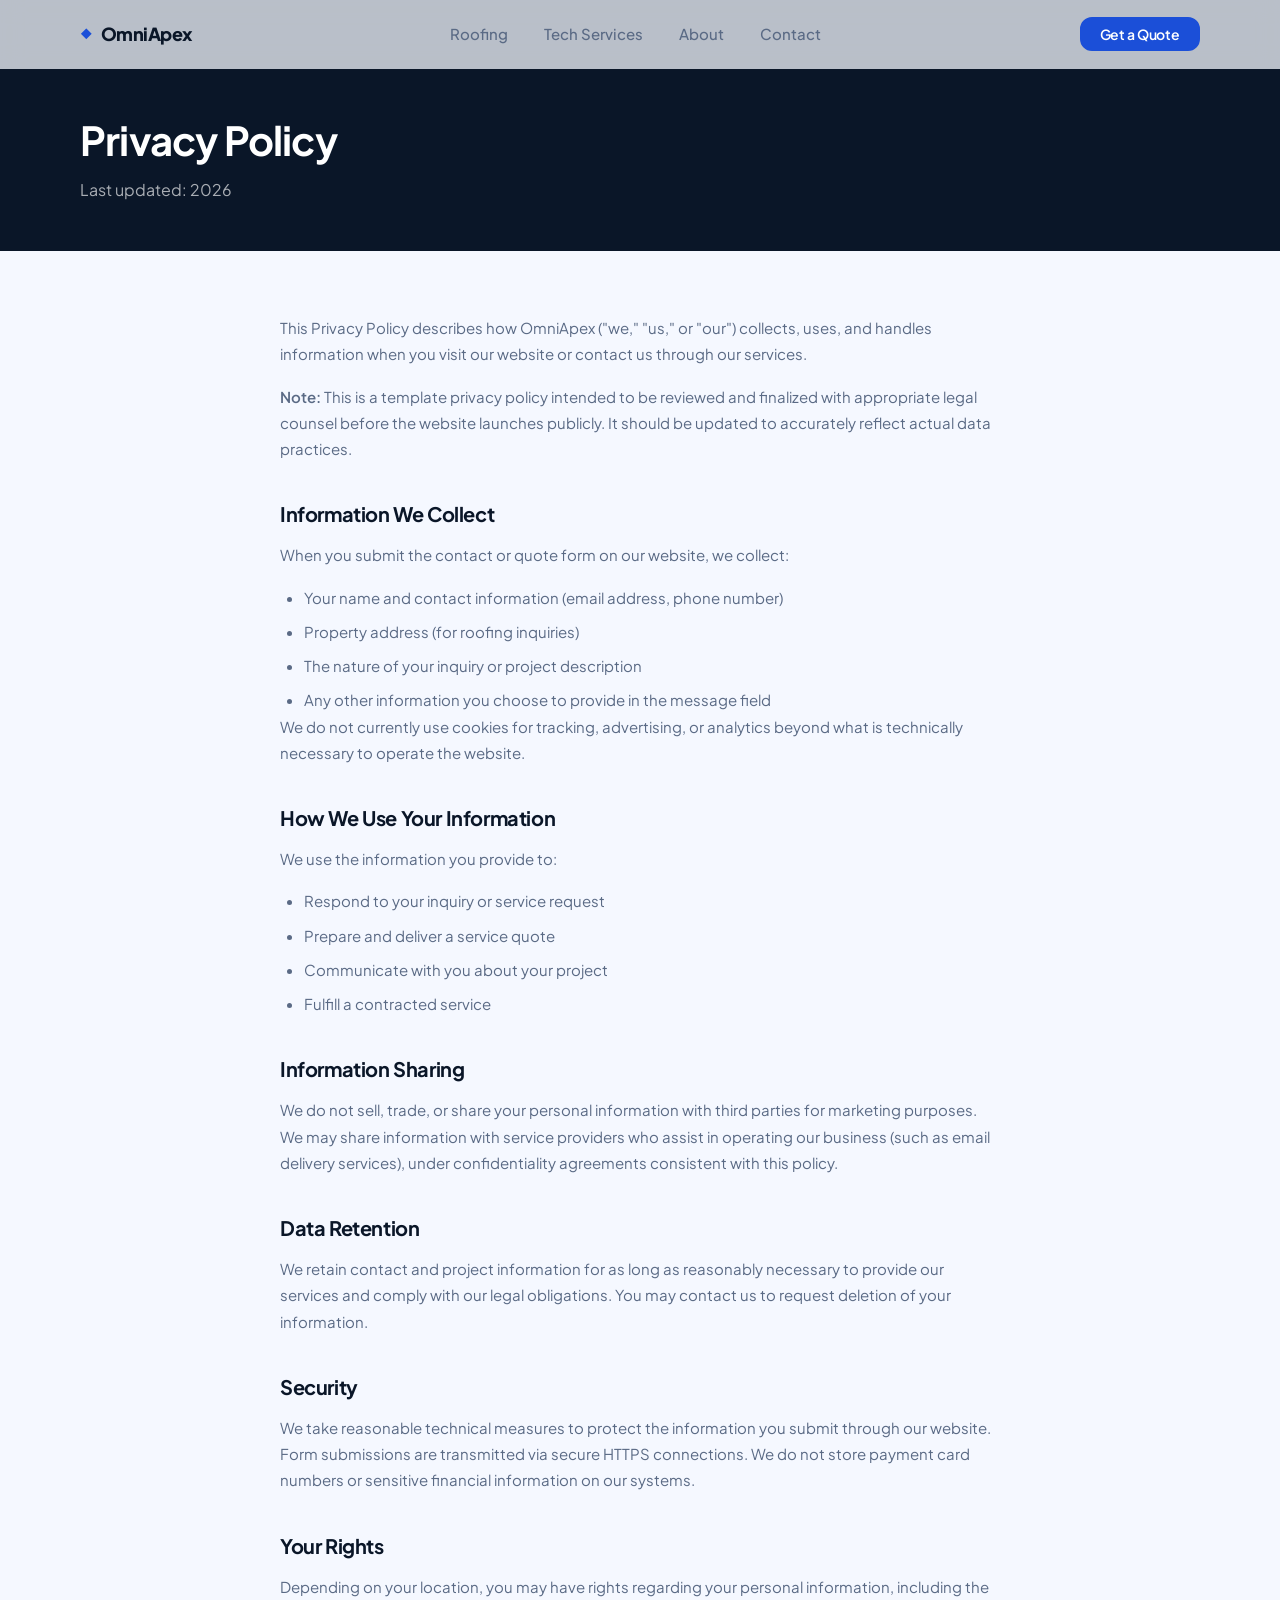
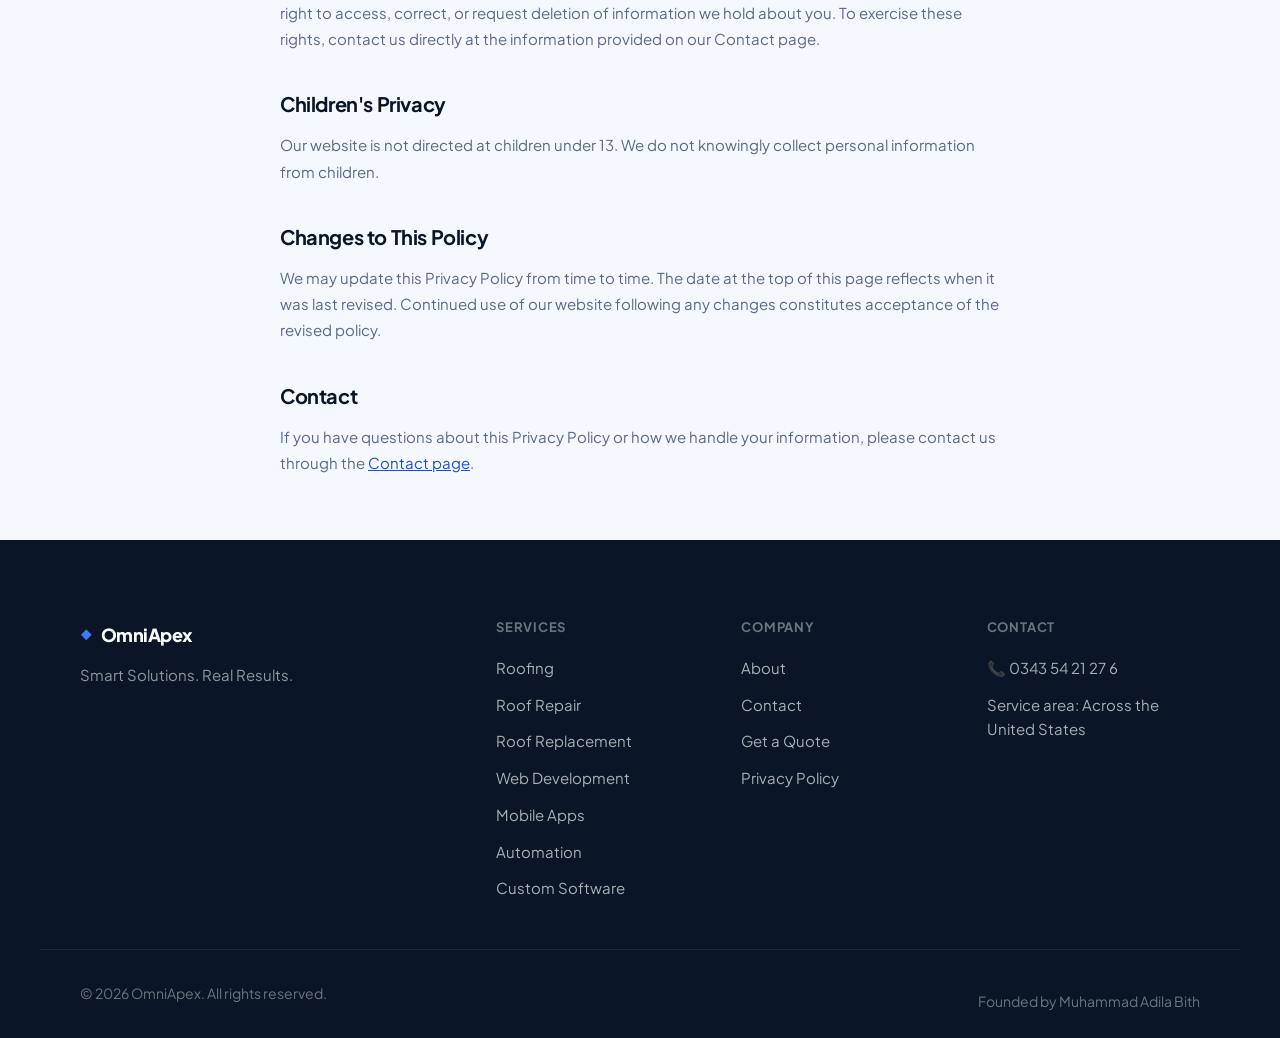
<file: privacy.html>
<!DOCTYPE html>
<html lang="en-US">
<head>
  <meta charset="UTF-8">
  <meta name="viewport" content="width=device-width, initial-scale=1.0">

  <link rel="preconnect" href="https://fonts.googleapis.com">
  <link rel="preconnect" href="https://fonts.gstatic.com" crossorigin>
  <link href="https://fonts.googleapis.com/css2?family=Plus+Jakarta+Sans:wght@400;500;600;700;800&display=swap" rel="stylesheet">

  <title>Privacy Policy | OmniApex</title>
  <meta name="description" content="OmniApex privacy policy — how we collect, use, and protect your information.">
  <meta name="robots" content="noindex, follow">

  <link rel="manifest" href="site.webmanifest">
  <link rel="icon" href="assets/icons/favicon.svg" type="image/svg+xml">

  <link rel="stylesheet" href="css/style.css">
  <link rel="stylesheet" href="css/responsive.css">
  <link rel="stylesheet" href="css/animations.css">

  <style>
    .legal-header {
      padding-block: calc(68px + 3rem) 3rem;
      background: var(--color-navy);
    }
    .legal-header__inner {
      max-width: var(--max-width);
      margin-inline: auto;
      padding-inline: var(--container-px);
    }
    .legal-header h1 { color: white; }
    .legal-header p  { color: rgba(255,255,255,0.65); }

    .legal-body {
      max-width: var(--max-width-narrow);
      margin-inline: auto;
      padding-inline: var(--container-px);
      padding-block: var(--space-16);
    }
    .legal-body h2 {
      font-size: 1.25rem;
      margin-top: var(--space-10);
      margin-bottom: var(--space-4);
    }
    .legal-body p, .legal-body li {
      font-size: 0.9375rem;
      color: var(--color-text-muted);
      line-height: 1.75;
      max-width: none;
    }
    .legal-body ul {
      list-style: disc;
      padding-left: 1.5rem;
      display: flex;
      flex-direction: column;
      gap: 0.5rem;
      margin-top: var(--space-4);
    }
    .legal-body p + p { margin-top: var(--space-4); }
  </style>
</head>
<body>

  <div id="nav-root"></div>

  <main id="main-content">

    <header class="legal-header">
      <div class="legal-header__inner">
        <h1 style="font-size:clamp(1.75rem,4vw,2.5rem);margin-bottom:0.75rem;">Privacy Policy</h1>
        <p>Last updated: <span id="privacy-date">2025</span></p>
      </div>
    </header>

    <div class="legal-body">

      <p>
        This Privacy Policy describes how OmniApex ("we," "us," or "our") collects, uses, and handles information when you visit our website or contact us through our services.
      </p>

      <p>
        <strong>Note:</strong> This is a template privacy policy intended to be reviewed and finalized with appropriate legal counsel before the website launches publicly. It should be updated to accurately reflect actual data practices.
      </p>

      <h2>Information We Collect</h2>
      <p>When you submit the contact or quote form on our website, we collect:</p>
      <ul>
        <li>Your name and contact information (email address, phone number)</li>
        <li>Property address (for roofing inquiries)</li>
        <li>The nature of your inquiry or project description</li>
        <li>Any other information you choose to provide in the message field</li>
      </ul>

      <p>We do not currently use cookies for tracking, advertising, or analytics beyond what is technically necessary to operate the website.</p>

      <h2>How We Use Your Information</h2>
      <p>We use the information you provide to:</p>
      <ul>
        <li>Respond to your inquiry or service request</li>
        <li>Prepare and deliver a service quote</li>
        <li>Communicate with you about your project</li>
        <li>Fulfill a contracted service</li>
      </ul>

      <h2>Information Sharing</h2>
      <p>
        We do not sell, trade, or share your personal information with third parties for marketing purposes. We may share information with service providers who assist in operating our business (such as email delivery services), under confidentiality agreements consistent with this policy.
      </p>

      <h2>Data Retention</h2>
      <p>
        We retain contact and project information for as long as reasonably necessary to provide our services and comply with our legal obligations. You may contact us to request deletion of your information.
      </p>

      <h2>Security</h2>
      <p>
        We take reasonable technical measures to protect the information you submit through our website. Form submissions are transmitted via secure HTTPS connections. We do not store payment card numbers or sensitive financial information on our systems.
      </p>

      <h2>Your Rights</h2>
      <p>
        Depending on your location, you may have rights regarding your personal information, including the right to access, correct, or request deletion of information we hold about you. To exercise these rights, contact us directly at the information provided on our Contact page.
      </p>

      <h2>Children's Privacy</h2>
      <p>
        Our website is not directed at children under 13. We do not knowingly collect personal information from children.
      </p>

      <h2>Changes to This Policy</h2>
      <p>
        We may update this Privacy Policy from time to time. The date at the top of this page reflects when it was last revised. Continued use of our website following any changes constitutes acceptance of the revised policy.
      </p>

      <h2>Contact</h2>
      <p>
        If you have questions about this Privacy Policy or how we handle your information, please contact us through the <a href="contact.html" style="color:var(--color-blue);text-decoration:underline;">Contact page</a>.
      </p>

    </div>

  </main>

  <div id="footer-root"></div>

  <script src="js/config.js"></script>
  <script src="js/services.js"></script>
  <script src="js/seo.js"></script>
  <script src="js/navigation.js"></script>
  <script src="js/pricing.js"></script>
  <script src="js/contact.js"></script>
  <script src="js/app.js"></script>
  <script>
    document.addEventListener("DOMContentLoaded", () => {
      initPage();
      // Set current year
      const el = document.getElementById("privacy-date");
      if (el) el.textContent = new Date().getFullYear();
    });
  </script>
</body>
</html>
</file>
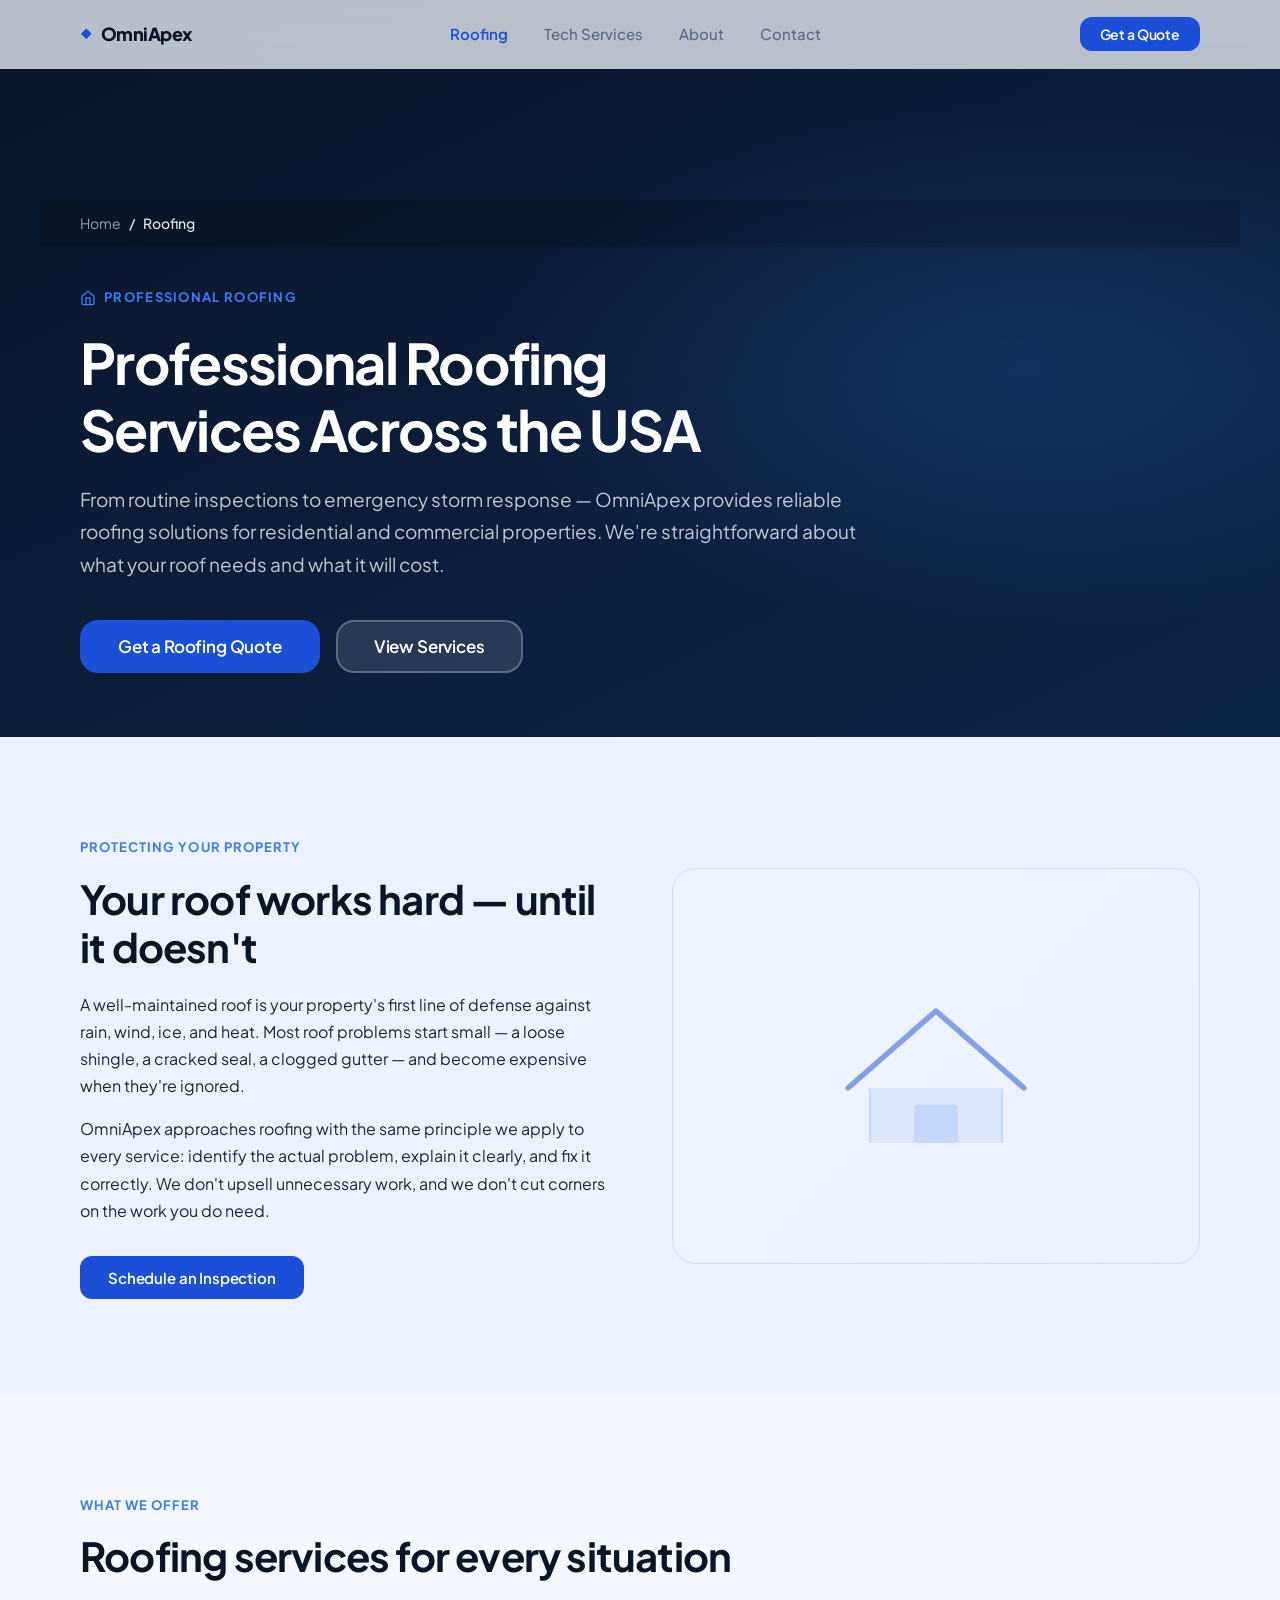
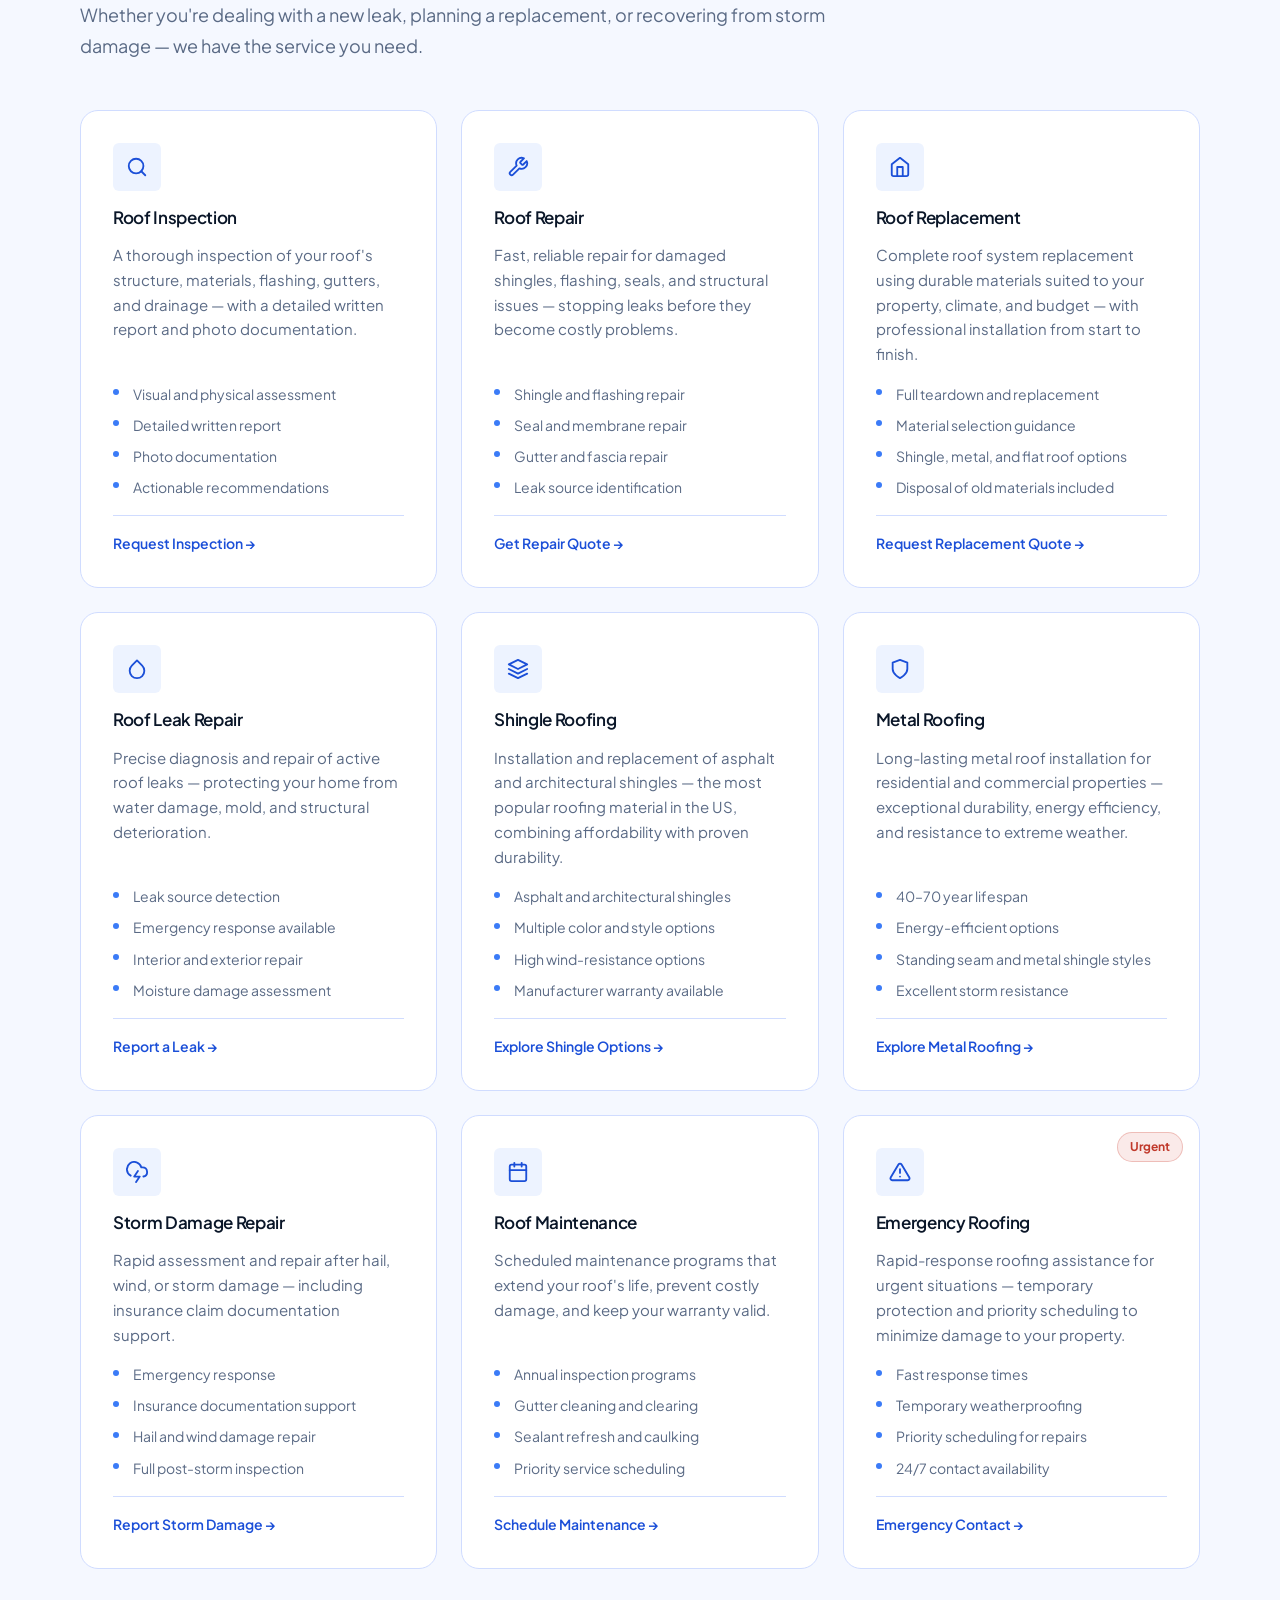
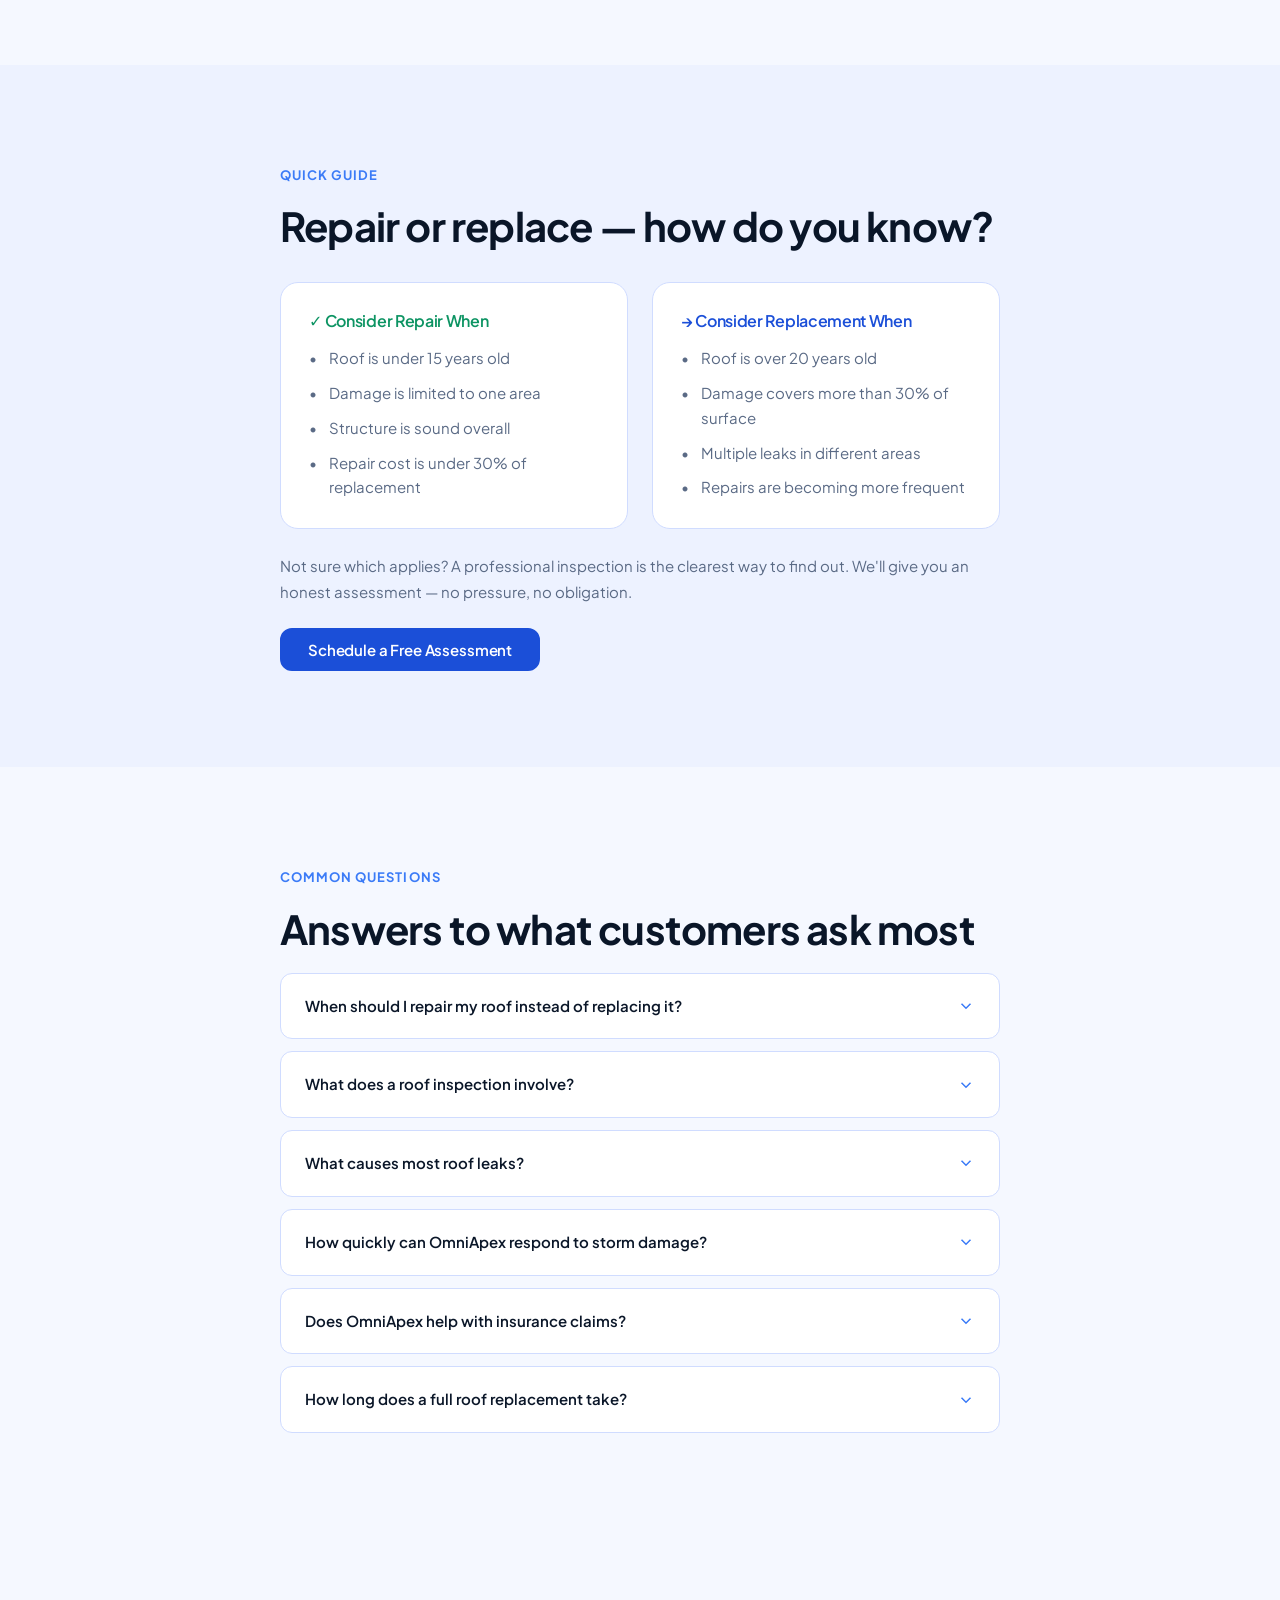
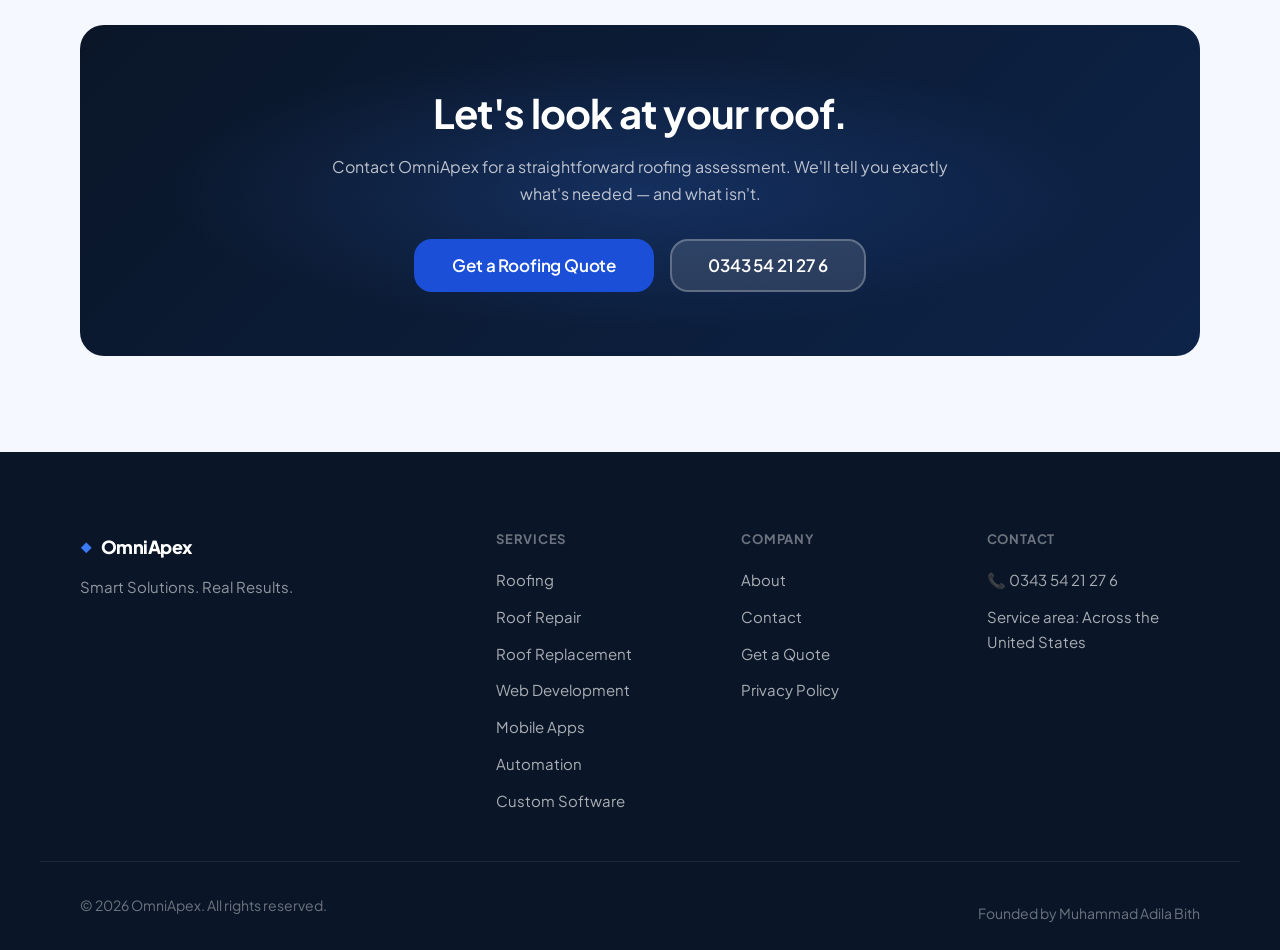
<file: roofing.html>
<!DOCTYPE html>
<html lang="en-US">
<head>
  <meta charset="UTF-8">
  <meta name="viewport" content="width=device-width, initial-scale=1.0">
  <meta http-equiv="X-UA-Compatible" content="IE=edge">

  <link rel="preconnect" href="https://fonts.googleapis.com">
  <link rel="preconnect" href="https://fonts.gstatic.com" crossorigin>
  <link href="https://fonts.googleapis.com/css2?family=Plus+Jakarta+Sans:wght@400;500;600;700;800&display=swap" rel="stylesheet">

  <title>Roofing Services | OmniApex</title>
  <meta name="description" content="">

  <link rel="manifest" href="site.webmanifest">
  <link rel="icon" href="assets/icons/favicon.svg" type="image/svg+xml">

  <link rel="stylesheet" href="css/style.css">
  <link rel="stylesheet" href="css/responsive.css">
  <link rel="stylesheet" href="css/animations.css">
</head>
<body>

  <div id="nav-root"></div>

  <main id="main-content">

    <!-- ── Hero ──────────────────────────────────────────────────── -->
    <header class="hero-interior" aria-label="Roofing services overview">
      <!-- Breadcrumb inside hero for visual context -->
      <nav class="breadcrumb" aria-label="Page location">
        <ol class="breadcrumb__list">
          <li><a href="index.html">Home</a></li>
          <li aria-hidden="true"><span class="breadcrumb__sep">/</span></li>
          <li><span aria-current="page">Roofing</span></li>
        </ol>
      </nav>

      <div class="hero-interior__inner" style="padding-top: 2.5rem;">
        <div class="hero-interior__label" aria-hidden="true">
          <svg width="16" height="16" viewBox="0 0 24 24" fill="none" stroke="currentColor" stroke-width="2"><path d="M3 9l9-7 9 7v11a2 2 0 0 1-2 2H5a2 2 0 0 1-2-2z"/><polyline points="9 22 9 12 15 12 15 22"/></svg>
          Professional Roofing
        </div>
        <h1 class="hero-interior__title">Professional Roofing Services Across the USA</h1>
        <p class="hero-interior__lead">
          From routine inspections to emergency storm response — OmniApex provides reliable roofing solutions for residential and commercial properties. We're straightforward about what your roof needs and what it will cost.
        </p>
        <div class="hero-interior__actions">
          <a href="contact.html?service=roofing" class="btn btn--primary btn--lg">Get a Roofing Quote</a>
          <a href="#services" class="btn btn--ghost btn--lg">View Services</a>
        </div>
      </div>
    </header>

    <!-- ── Why your roof matters ─────────────────────────────────── -->
    <section class="section section--tinted" aria-labelledby="roof-importance-heading">
      <div class="container">
        <div class="about-grid">
          <div>
            <span class="section__label">Protecting Your Property</span>
            <h2 id="roof-importance-heading" class="section__heading">Your roof works hard — until it doesn't</h2>
            <p>
              A well-maintained roof is your property's first line of defense against rain, wind, ice, and heat. Most roof problems start small — a loose shingle, a cracked seal, a clogged gutter — and become expensive when they're ignored.
            </p>
            <p>
              OmniApex approaches roofing with the same principle we apply to every service: identify the actual problem, explain it clearly, and fix it correctly. We don't upsell unnecessary work, and we don't cut corners on the work you do need.
            </p>
            <div style="margin-top: 2rem;">
              <a href="contact.html?service=roof-inspection" class="btn btn--primary">Schedule an Inspection</a>
            </div>
          </div>
          <div class="about-visual" aria-hidden="true">
            <svg viewBox="0 0 200 160" fill="none" xmlns="http://www.w3.org/2000/svg" style="max-width:220px; opacity:0.5;">
              <path d="M20 100 L100 30 L180 100" stroke="#1B4FD8" stroke-width="5" fill="none" stroke-linecap="round" stroke-linejoin="round"/>
              <rect x="40" y="100" width="120" height="50" rx="4" fill="#1B4FD8" opacity="0.15"/>
              <rect x="80" y="115" width="40" height="35" rx="3" fill="#3B7BF7" opacity="0.30"/>
              <line x1="40" y1="100" x2="40" y2="150" stroke="#1B4FD8" stroke-width="2" opacity="0.3"/>
              <line x1="160" y1="100" x2="160" y2="150" stroke="#1B4FD8" stroke-width="2" opacity="0.3"/>
            </svg>
          </div>
        </div>
      </div>
    </section>

    <!-- ── Services ───────────────────────────────────────────────── -->
    <section class="section" id="services" aria-labelledby="services-heading">
      <div class="container">
        <span class="section__label">What We Offer</span>
        <h2 id="services-heading" class="section__heading">Roofing services for every situation</h2>
        <p class="section__lead">
          Whether you're dealing with a new leak, planning a replacement, or recovering from storm damage — we have the service you need.
        </p>

        <div class="services-grid reveal" id="roofing-services-grid" aria-live="polite">
          <!-- Injected by app.js / renderRoofingServices() -->
        </div>
      </div>
    </section>

    <!-- ── When to repair vs replace ───────────────────────────── -->
    <section class="section section--tinted" aria-labelledby="repair-replace-heading">
      <div class="container container--narrow">
        <span class="section__label">Quick Guide</span>
        <h2 id="repair-replace-heading" class="section__heading">Repair or replace — how do you know?</h2>

        <div style="display: grid; grid-template-columns: 1fr 1fr; gap: 1.5rem; margin-top: 2rem;" class="repair-replace-grid">

          <div style="background: var(--color-white); border: 1px solid var(--color-border); border-radius: var(--radius-lg); padding: 1.75rem;">
            <h3 style="color: var(--color-success); margin-bottom: 1rem; font-size: 1rem;">
              ✓ Consider Repair When
            </h3>
            <ul style="display: flex; flex-direction: column; gap: 0.625rem;">
              <li style="font-size: 0.9375rem; color: var(--color-text-muted); padding-left: 1.25rem; position: relative;">
                <span style="position:absolute;left:0;">•</span>Roof is under 15 years old
              </li>
              <li style="font-size: 0.9375rem; color: var(--color-text-muted); padding-left: 1.25rem; position: relative;">
                <span style="position:absolute;left:0;">•</span>Damage is limited to one area
              </li>
              <li style="font-size: 0.9375rem; color: var(--color-text-muted); padding-left: 1.25rem; position: relative;">
                <span style="position:absolute;left:0;">•</span>Structure is sound overall
              </li>
              <li style="font-size: 0.9375rem; color: var(--color-text-muted); padding-left: 1.25rem; position: relative;">
                <span style="position:absolute;left:0;">•</span>Repair cost is under 30% of replacement
              </li>
            </ul>
          </div>

          <div style="background: var(--color-white); border: 1px solid var(--color-border); border-radius: var(--radius-lg); padding: 1.75rem;">
            <h3 style="color: var(--color-blue); margin-bottom: 1rem; font-size: 1rem;">
              → Consider Replacement When
            </h3>
            <ul style="display: flex; flex-direction: column; gap: 0.625rem;">
              <li style="font-size: 0.9375rem; color: var(--color-text-muted); padding-left: 1.25rem; position: relative;">
                <span style="position:absolute;left:0;">•</span>Roof is over 20 years old
              </li>
              <li style="font-size: 0.9375rem; color: var(--color-text-muted); padding-left: 1.25rem; position: relative;">
                <span style="position:absolute;left:0;">•</span>Damage covers more than 30% of surface
              </li>
              <li style="font-size: 0.9375rem; color: var(--color-text-muted); padding-left: 1.25rem; position: relative;">
                <span style="position:absolute;left:0;">•</span>Multiple leaks in different areas
              </li>
              <li style="font-size: 0.9375rem; color: var(--color-text-muted); padding-left: 1.25rem; position: relative;">
                <span style="position:absolute;left:0;">•</span>Repairs are becoming more frequent
              </li>
            </ul>
          </div>

        </div>

        <p style="margin-top: 1.5rem; color: var(--color-text-muted); font-size: 0.9375rem;">
          Not sure which applies? A professional inspection is the clearest way to find out. We'll give you an honest assessment — no pressure, no obligation.
        </p>
        <div style="margin-top: 1.5rem;">
          <a href="contact.html?service=roof-inspection" class="btn btn--primary">Schedule a Free Assessment</a>
        </div>
      </div>
    </section>

    <!-- ── FAQ ────────────────────────────────────────────────────── -->
    <section class="section" id="faq" aria-labelledby="faq-heading">
      <div class="container container--narrow">
        <span class="section__label">Common Questions</span>
        <h2 id="faq-heading" class="section__heading">Answers to what customers ask most</h2>
        <div class="faq-list reveal" id="roofing-faq" aria-live="polite">
          <!-- Injected by app.js / renderFAQ() -->
        </div>
      </div>
    </section>

    <!-- ── CTA ────────────────────────────────────────────────────── -->
    <section class="section" aria-label="Get a roofing quote">
      <div class="container">
        <div class="cta-banner">
          <div class="cta-banner__inner">
            <h2 class="cta-banner__title">Let's look at your roof.</h2>
            <p class="cta-banner__lead">
              Contact OmniApex for a straightforward roofing assessment. We'll tell you exactly what's needed — and what isn't.
            </p>
            <div class="cta-banner__actions">
              <a href="contact.html?service=roofing" class="btn btn--primary btn--lg">Get a Roofing Quote</a>
              <a href="tel:" class="btn btn--ghost btn--lg" id="cta-phone">Call Us</a>
            </div>
          </div>
        </div>
      </div>
    </section>

  </main>

  <div id="footer-root"></div>

  <script src="js/config.js"></script>
  <script src="js/services.js"></script>
  <script src="js/seo.js"></script>
  <script src="js/navigation.js"></script>
  <script src="js/pricing.js"></script>
  <script src="js/contact.js"></script>
  <script src="js/app.js"></script>
  <script>
    document.addEventListener("DOMContentLoaded", () => {
      const cfg = SITE_CONFIG.pages.roofing;

      initSEO({
        title:       cfg.title,
        description: cfg.description,
        url:         cfg.url,
        service:     { name: "Professional Roofing Services", description: cfg.description },
        breadcrumbs: [
          { name: "Home",    url: "/" },
          { name: "Roofing", url: "/roofing.html" },
        ],
        faqs: SERVICES.roofingFAQ,
      });

      initPage();
      renderRoofingServices("roofing-services-grid");
      renderFAQ("roofing-faq", SERVICES.roofingFAQ);

      // Phone CTA
      const ph = SITE_CONFIG.company.phone;
      const phoneCta = document.getElementById("cta-phone");
      if (ph && phoneCta) {
        phoneCta.href        = "tel:" + ph.replace(/\s/g,"");
        phoneCta.textContent = ph;
      } else if (phoneCta) {
        phoneCta.style.display = "none";
      }

      // Fix repair/replace grid on mobile
      if (window.innerWidth < 600) {
        document.querySelector(".repair-replace-grid").style.gridTemplateColumns = "1fr";
      }
    });
  </script>
</body>
</html>
</file>
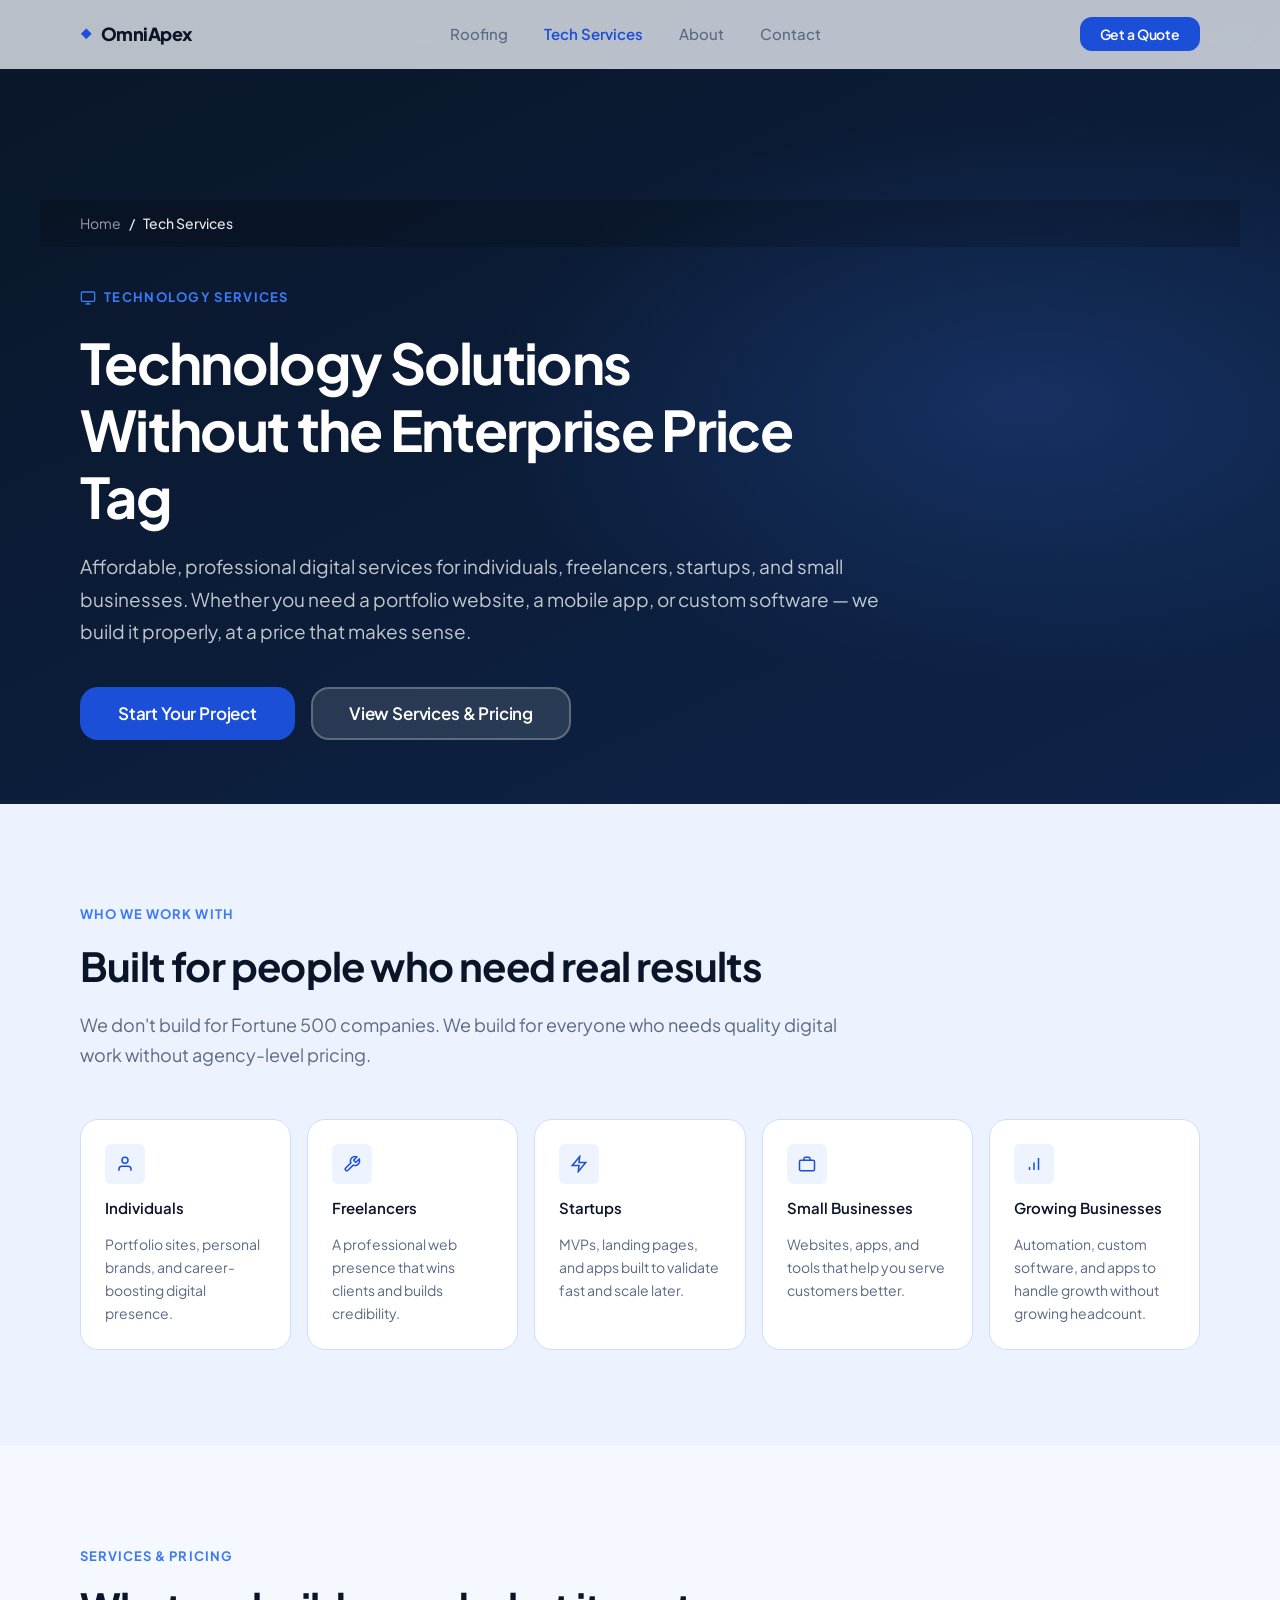
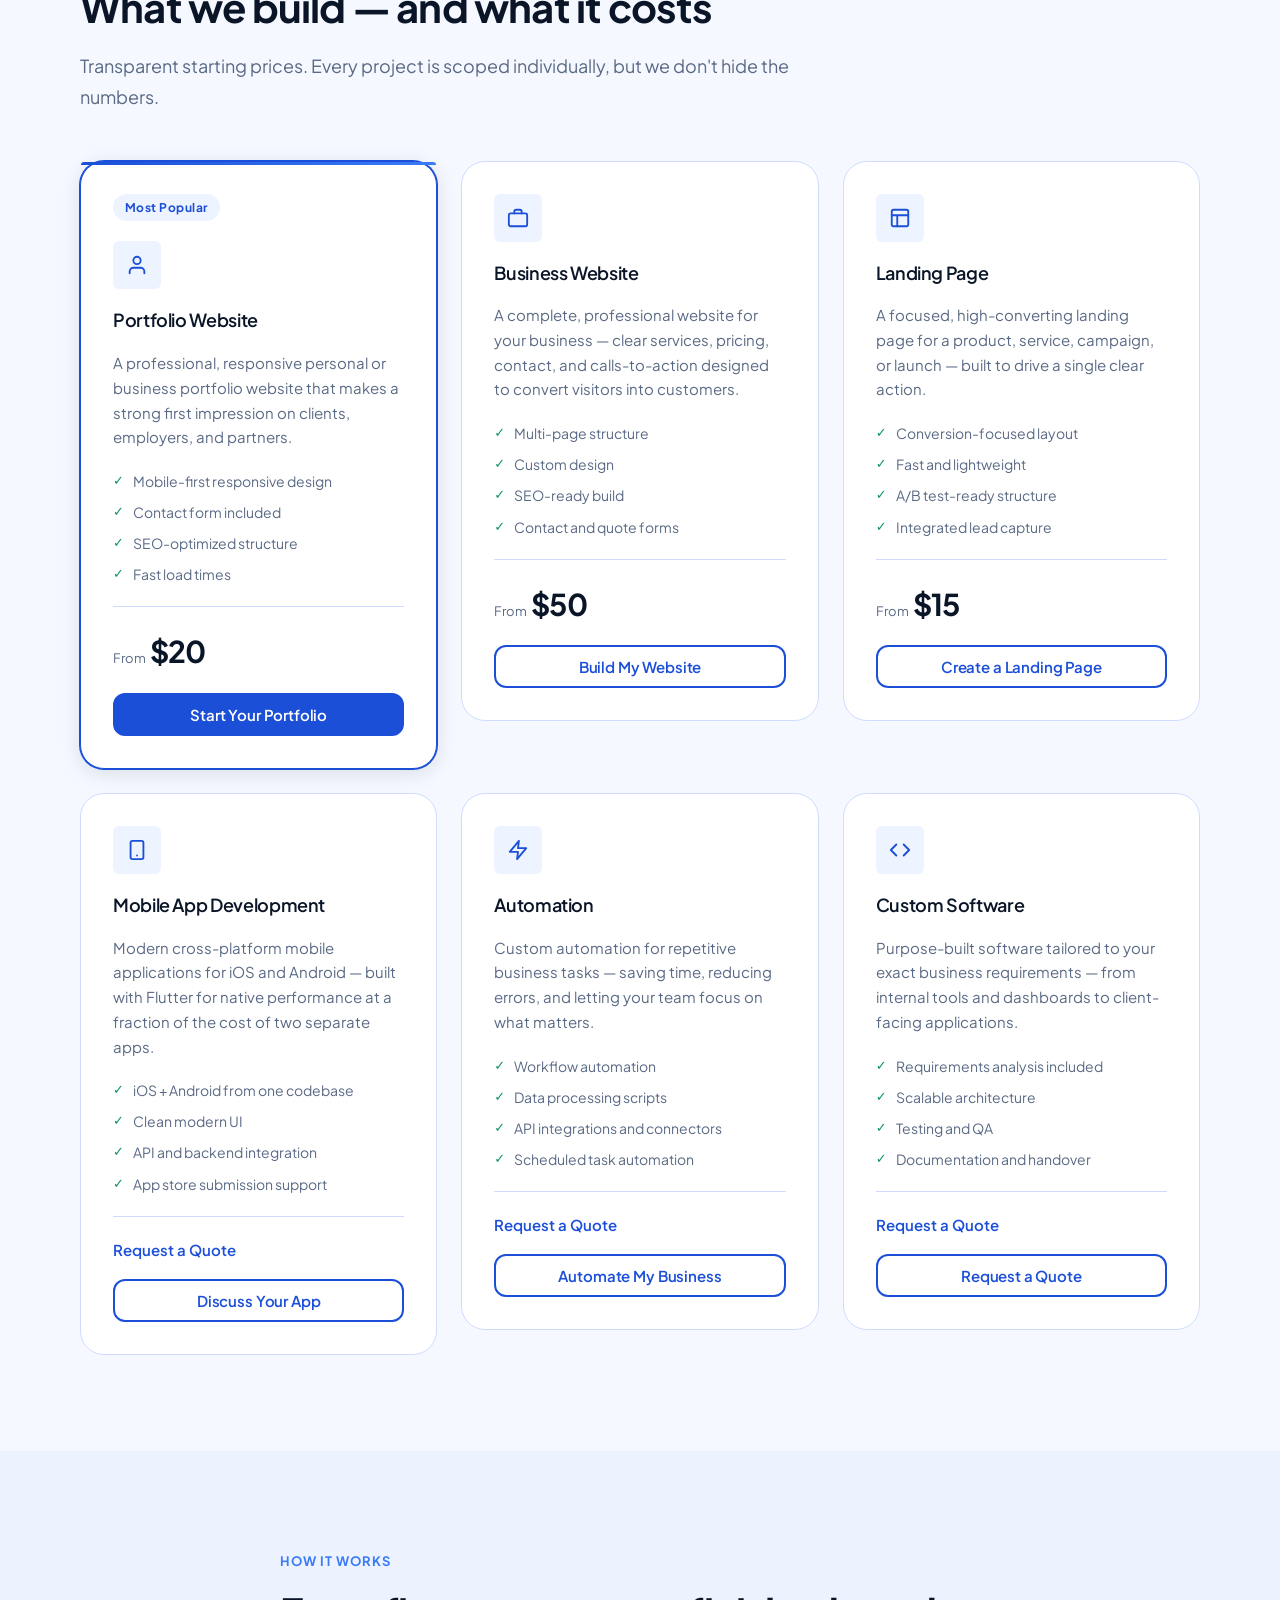
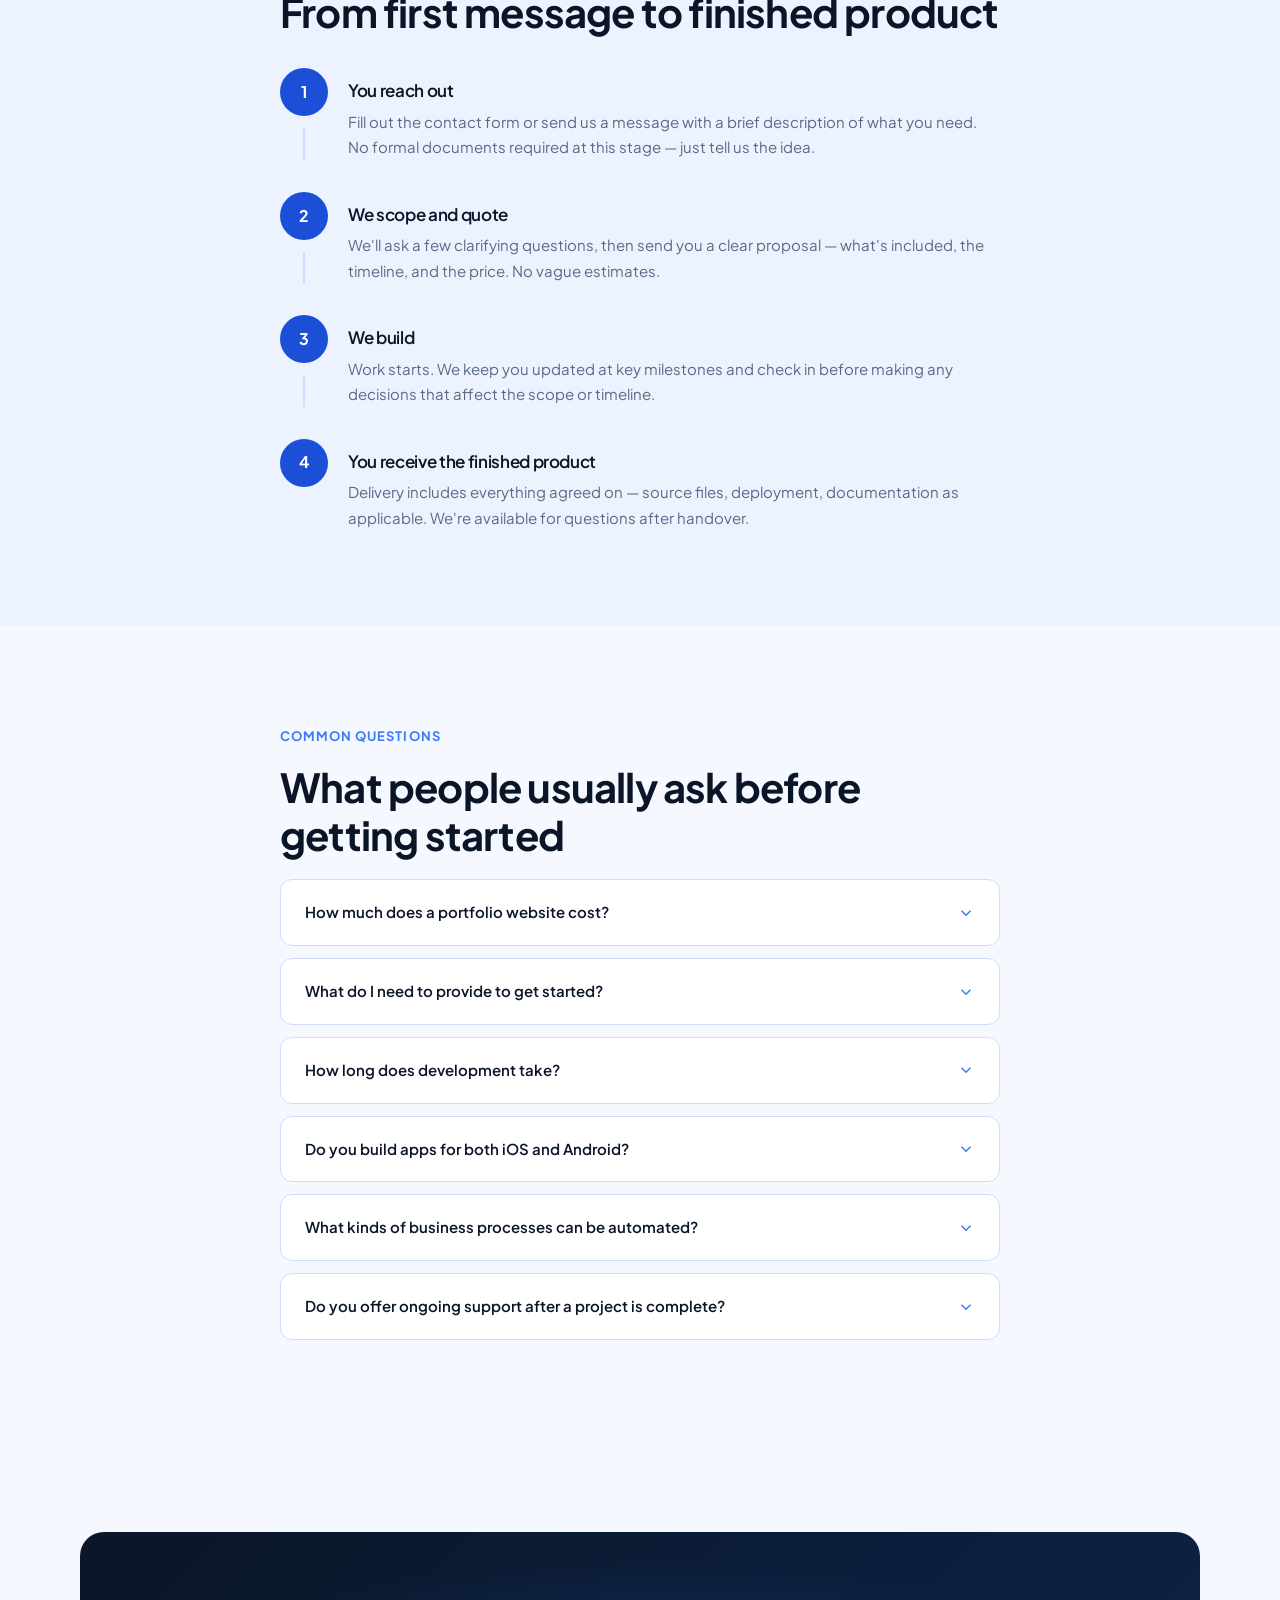
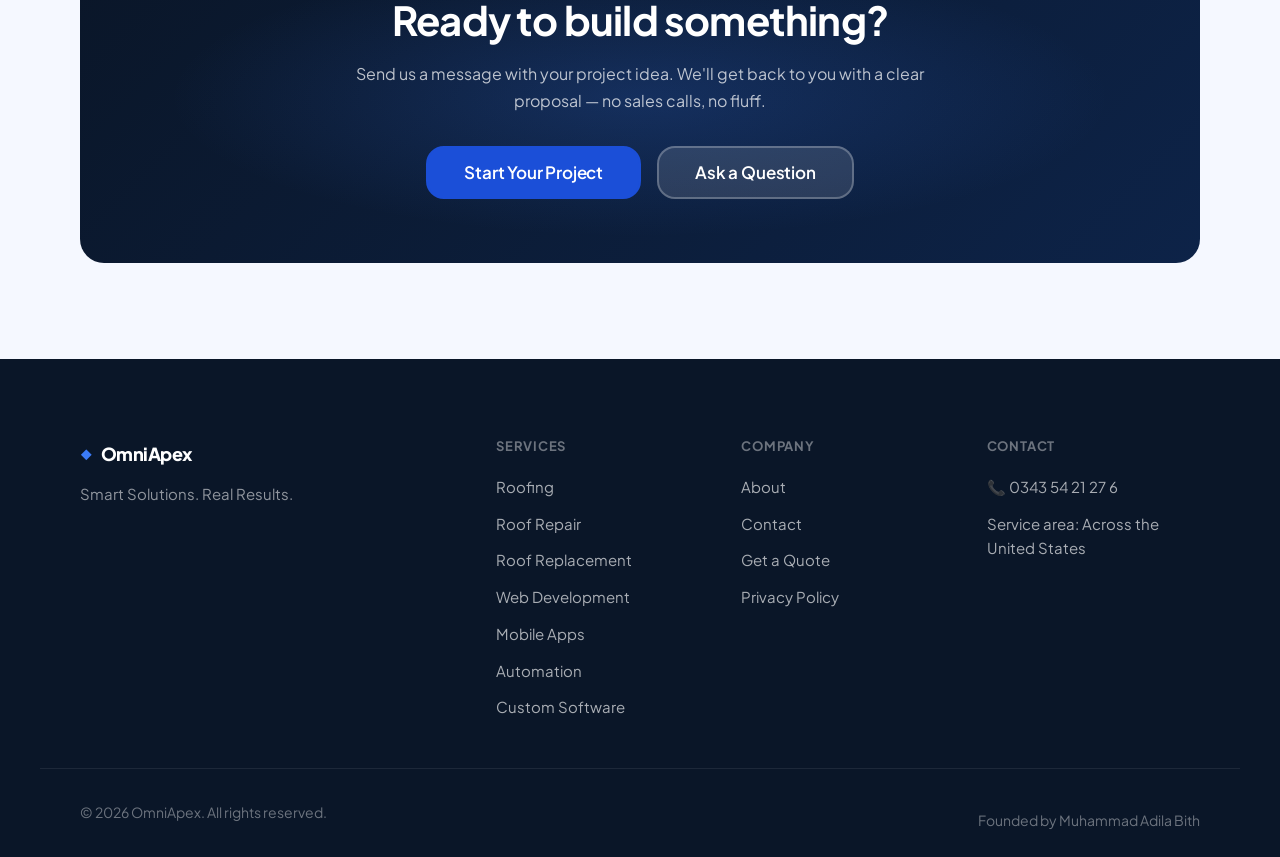
<file: tech-services.html>
<!DOCTYPE html>
<html lang="en-US">
<head>
  <meta charset="UTF-8">
  <meta name="viewport" content="width=device-width, initial-scale=1.0">
  <meta http-equiv="X-UA-Compatible" content="IE=edge">

  <link rel="preconnect" href="https://fonts.googleapis.com">
  <link rel="preconnect" href="https://fonts.gstatic.com" crossorigin>
  <link href="https://fonts.googleapis.com/css2?family=Plus+Jakarta+Sans:wght@400;500;600;700;800&display=swap" rel="stylesheet">

  <title>Technology Services | OmniApex</title>
  <meta name="description" content="">

  <link rel="manifest" href="site.webmanifest">
  <link rel="icon" href="assets/icons/favicon.svg" type="image/svg+xml">

  <link rel="stylesheet" href="css/style.css">
  <link rel="stylesheet" href="css/responsive.css">
  <link rel="stylesheet" href="css/animations.css">
</head>
<body>

  <div id="nav-root"></div>

  <main id="main-content">

    <!-- ── Hero ──────────────────────────────────────────────────── -->
    <header class="hero-interior" aria-label="Technology services overview">
      <nav class="breadcrumb" aria-label="Page location">
        <ol class="breadcrumb__list">
          <li><a href="index.html">Home</a></li>
          <li aria-hidden="true"><span class="breadcrumb__sep">/</span></li>
          <li><span aria-current="page">Tech Services</span></li>
        </ol>
      </nav>

      <div class="hero-interior__inner" style="padding-top: 2.5rem;">
        <div class="hero-interior__label" aria-hidden="true">
          <svg width="16" height="16" viewBox="0 0 24 24" fill="none" stroke="currentColor" stroke-width="2"><rect x="2" y="3" width="20" height="14" rx="2"/><line x1="8" y1="21" x2="16" y2="21"/><line x1="12" y1="17" x2="12" y2="21"/></svg>
          Technology Services
        </div>
        <h1 class="hero-interior__title">Technology Solutions Without the Enterprise Price Tag</h1>
        <p class="hero-interior__lead">
          Affordable, professional digital services for individuals, freelancers, startups, and small businesses. Whether you need a portfolio website, a mobile app, or custom software — we build it properly, at a price that makes sense.
        </p>
        <div class="hero-interior__actions">
          <a href="contact.html?service=tech" class="btn btn--primary btn--lg">Start Your Project</a>
          <a href="#services" class="btn btn--ghost btn--lg">View Services &amp; Pricing</a>
        </div>
      </div>
    </header>

    <!-- ── Who we build for ──────────────────────────────────────── -->
    <section class="section section--tinted" aria-labelledby="who-heading">
      <div class="container">
        <span class="section__label">Who We Work With</span>
        <h2 id="who-heading" class="section__heading">Built for people who need real results</h2>
        <p class="section__lead">
          We don't build for Fortune 500 companies. We build for everyone who needs quality digital work without agency-level pricing.
        </p>

        <div style="display: grid; grid-template-columns: repeat(auto-fill, minmax(200px, 1fr)); gap: 1rem;" class="reveal">
          <div style="background: var(--color-white); border: 1px solid var(--color-border); border-radius: var(--radius-lg); padding: 1.5rem; display: flex; flex-direction: column; gap: 0.75rem; align-items: flex-start;">
            <div style="width:40px;height:40px;background:var(--color-blue-light);color:var(--color-blue);border-radius:var(--radius-sm);display:flex;align-items:center;justify-content:center;" aria-hidden="true">
              <svg width="18" height="18" viewBox="0 0 24 24" fill="none" stroke="currentColor" stroke-width="2"><path d="M20 21v-2a4 4 0 0 0-4-4H8a4 4 0 0 0-4 4v2"/><circle cx="12" cy="7" r="4"/></svg>
            </div>
            <strong style="font-size:0.9375rem;color:var(--color-navy);">Individuals</strong>
            <span style="font-size:0.875rem;color:var(--color-text-muted);">Portfolio sites, personal brands, and career-boosting digital presence.</span>
          </div>
          <div style="background: var(--color-white); border: 1px solid var(--color-border); border-radius: var(--radius-lg); padding: 1.5rem; display: flex; flex-direction: column; gap: 0.75rem; align-items: flex-start;">
            <div style="width:40px;height:40px;background:var(--color-blue-light);color:var(--color-blue);border-radius:var(--radius-sm);display:flex;align-items:center;justify-content:center;" aria-hidden="true">
              <svg width="18" height="18" viewBox="0 0 24 24" fill="none" stroke="currentColor" stroke-width="2"><path d="M14.7 6.3a1 1 0 0 0 0 1.4l1.6 1.6a1 1 0 0 0 1.4 0l3.77-3.77a6 6 0 0 1-7.94 7.94l-6.91 6.91a2.12 2.12 0 0 1-3-3l6.91-6.91a6 6 0 0 1 7.94-7.94l-3.76 3.76z"/></svg>
            </div>
            <strong style="font-size:0.9375rem;color:var(--color-navy);">Freelancers</strong>
            <span style="font-size:0.875rem;color:var(--color-text-muted);">A professional web presence that wins clients and builds credibility.</span>
          </div>
          <div style="background: var(--color-white); border: 1px solid var(--color-border); border-radius: var(--radius-lg); padding: 1.5rem; display: flex; flex-direction: column; gap: 0.75rem; align-items: flex-start;">
            <div style="width:40px;height:40px;background:var(--color-blue-light);color:var(--color-blue);border-radius:var(--radius-sm);display:flex;align-items:center;justify-content:center;" aria-hidden="true">
              <svg width="18" height="18" viewBox="0 0 24 24" fill="none" stroke="currentColor" stroke-width="2"><polygon points="13 2 3 14 12 14 11 22 21 10 12 10 13 2"/></svg>
            </div>
            <strong style="font-size:0.9375rem;color:var(--color-navy);">Startups</strong>
            <span style="font-size:0.875rem;color:var(--color-text-muted);">MVPs, landing pages, and apps built to validate fast and scale later.</span>
          </div>
          <div style="background: var(--color-white); border: 1px solid var(--color-border); border-radius: var(--radius-lg); padding: 1.5rem; display: flex; flex-direction: column; gap: 0.75rem; align-items: flex-start;">
            <div style="width:40px;height:40px;background:var(--color-blue-light);color:var(--color-blue);border-radius:var(--radius-sm);display:flex;align-items:center;justify-content:center;" aria-hidden="true">
              <svg width="18" height="18" viewBox="0 0 24 24" fill="none" stroke="currentColor" stroke-width="2"><rect x="2" y="7" width="20" height="14" rx="2"/><path d="M16 7V5a2 2 0 0 0-2-2h-4a2 2 0 0 0-2 2v2"/></svg>
            </div>
            <strong style="font-size:0.9375rem;color:var(--color-navy);">Small Businesses</strong>
            <span style="font-size:0.875rem;color:var(--color-text-muted);">Websites, apps, and tools that help you serve customers better.</span>
          </div>
          <div style="background: var(--color-white); border: 1px solid var(--color-border); border-radius: var(--radius-lg); padding: 1.5rem; display: flex; flex-direction: column; gap: 0.75rem; align-items: flex-start;">
            <div style="width:40px;height:40px;background:var(--color-blue-light);color:var(--color-blue);border-radius:var(--radius-sm);display:flex;align-items:center;justify-content:center;" aria-hidden="true">
              <svg width="18" height="18" viewBox="0 0 24 24" fill="none" stroke="currentColor" stroke-width="2"><line x1="12" y1="20" x2="12" y2="10"/><line x1="18" y1="20" x2="18" y2="4"/><line x1="6" y1="20" x2="6" y2="16"/></svg>
            </div>
            <strong style="font-size:0.9375rem;color:var(--color-navy);">Growing Businesses</strong>
            <span style="font-size:0.875rem;color:var(--color-text-muted);">Automation, custom software, and apps to handle growth without growing headcount.</span>
          </div>
        </div>
      </div>
    </section>

    <!-- ── Services + Pricing ─────────────────────────────────────── -->
    <section class="section" id="services" aria-labelledby="services-heading">
      <div class="container">
        <span class="section__label">Services &amp; Pricing</span>
        <h2 id="services-heading" class="section__heading">What we build — and what it costs</h2>
        <p class="section__lead">
          Transparent starting prices. Every project is scoped individually, but we don't hide the numbers.
        </p>

        <div class="pricing-grid reveal" id="tech-services-grid" aria-live="polite">
          <!-- Injected by pricing.js -->
        </div>
      </div>
    </section>

    <!-- ── How it works ───────────────────────────────────────────── -->
    <section class="section section--tinted" aria-labelledby="process-heading">
      <div class="container container--narrow">
        <span class="section__label">How It Works</span>
        <h2 id="process-heading" class="section__heading">From first message to finished product</h2>

        <div style="display: flex; flex-direction: column; gap: 0; margin-top: 2rem;">

          <div style="display: grid; grid-template-columns: 48px 1fr; gap: 1.25rem; padding-bottom: 2rem; position: relative;" class="reveal">
            <div style="display:flex;flex-direction:column;align-items:center;">
              <div style="width:48px;height:48px;background:var(--color-blue);color:white;border-radius:50%;display:flex;align-items:center;justify-content:center;font-weight:700;font-size:1rem;flex-shrink:0;">1</div>
              <div style="width:2px;background:var(--color-border);flex:1;margin-top:0.75rem;"></div>
            </div>
            <div style="padding-top: 0.75rem;">
              <h3 style="font-size:1.0625rem;margin-bottom:0.5rem;">You reach out</h3>
              <p style="font-size:0.9375rem;color:var(--color-text-muted);max-width:none;">Fill out the contact form or send us a message with a brief description of what you need. No formal documents required at this stage — just tell us the idea.</p>
            </div>
          </div>

          <div style="display: grid; grid-template-columns: 48px 1fr; gap: 1.25rem; padding-bottom: 2rem; position: relative;" class="reveal reveal-delay-1">
            <div style="display:flex;flex-direction:column;align-items:center;">
              <div style="width:48px;height:48px;background:var(--color-blue);color:white;border-radius:50%;display:flex;align-items:center;justify-content:center;font-weight:700;font-size:1rem;flex-shrink:0;">2</div>
              <div style="width:2px;background:var(--color-border);flex:1;margin-top:0.75rem;"></div>
            </div>
            <div style="padding-top: 0.75rem;">
              <h3 style="font-size:1.0625rem;margin-bottom:0.5rem;">We scope and quote</h3>
              <p style="font-size:0.9375rem;color:var(--color-text-muted);max-width:none;">We'll ask a few clarifying questions, then send you a clear proposal — what's included, the timeline, and the price. No vague estimates.</p>
            </div>
          </div>

          <div style="display: grid; grid-template-columns: 48px 1fr; gap: 1.25rem; padding-bottom: 2rem; position: relative;" class="reveal reveal-delay-2">
            <div style="display:flex;flex-direction:column;align-items:center;">
              <div style="width:48px;height:48px;background:var(--color-blue);color:white;border-radius:50%;display:flex;align-items:center;justify-content:center;font-weight:700;font-size:1rem;flex-shrink:0;">3</div>
              <div style="width:2px;background:var(--color-border);flex:1;margin-top:0.75rem;"></div>
            </div>
            <div style="padding-top: 0.75rem;">
              <h3 style="font-size:1.0625rem;margin-bottom:0.5rem;">We build</h3>
              <p style="font-size:0.9375rem;color:var(--color-text-muted);max-width:none;">Work starts. We keep you updated at key milestones and check in before making any decisions that affect the scope or timeline.</p>
            </div>
          </div>

          <div style="display: grid; grid-template-columns: 48px 1fr; gap: 1.25rem;" class="reveal reveal-delay-3">
            <div style="display:flex;flex-direction:column;align-items:center;">
              <div style="width:48px;height:48px;background:var(--color-blue);color:white;border-radius:50%;display:flex;align-items:center;justify-content:center;font-weight:700;font-size:1rem;flex-shrink:0;">4</div>
            </div>
            <div style="padding-top: 0.75rem;">
              <h3 style="font-size:1.0625rem;margin-bottom:0.5rem;">You receive the finished product</h3>
              <p style="font-size:0.9375rem;color:var(--color-text-muted);max-width:none;">Delivery includes everything agreed on — source files, deployment, documentation as applicable. We're available for questions after handover.</p>
            </div>
          </div>

        </div>
      </div>
    </section>

    <!-- ── FAQ ────────────────────────────────────────────────────── -->
    <section class="section" id="faq" aria-labelledby="tech-faq-heading">
      <div class="container container--narrow">
        <span class="section__label">Common Questions</span>
        <h2 id="tech-faq-heading" class="section__heading">What people usually ask before getting started</h2>
        <div class="faq-list reveal" id="tech-faq" aria-live="polite">
          <!-- Injected by app.js / renderFAQ() -->
        </div>
      </div>
    </section>

    <!-- ── CTA ───────────────────────────────────────────────────── -->
    <section class="section" aria-label="Start your tech project">
      <div class="container">
        <div class="cta-banner">
          <div class="cta-banner__inner">
            <h2 class="cta-banner__title">Ready to build something?</h2>
            <p class="cta-banner__lead">
              Send us a message with your project idea. We'll get back to you with a clear proposal — no sales calls, no fluff.
            </p>
            <div class="cta-banner__actions">
              <a href="contact.html?service=tech" class="btn btn--primary btn--lg">Start Your Project</a>
              <a href="contact.html" class="btn btn--ghost btn--lg">Ask a Question</a>
            </div>
          </div>
        </div>
      </div>
    </section>

  </main>

  <div id="footer-root"></div>

  <script src="js/config.js"></script>
  <script src="js/services.js"></script>
  <script src="js/seo.js"></script>
  <script src="js/navigation.js"></script>
  <script src="js/pricing.js"></script>
  <script src="js/contact.js"></script>
  <script src="js/app.js"></script>
  <script>
    document.addEventListener("DOMContentLoaded", () => {
      const cfg = SITE_CONFIG.pages.techServices;

      initSEO({
        title:       cfg.title,
        description: cfg.description,
        url:         cfg.url,
        service:     { name: "Technology Services", description: cfg.description },
        breadcrumbs: [
          { name: "Home",          url: "/" },
          { name: "Tech Services", url: "/tech-services.html" },
        ],
        faqs: SERVICES.techFAQ,
      });

      initPage();
      renderTechPricingCards("tech-services-grid");
      renderFAQ("tech-faq", SERVICES.techFAQ);
    });
  </script>
</body>
</html>
</file>
<file: css/style.css>
/* ─────────────────────────────────────────────────────────────────
   OmniApex — Main Stylesheet
   Premium US-market service company website
   Design: Deep navy + steel blue — clean, trustworthy, professional
   ───────────────────────────────────────────────────────────────── */

/* ── Tokens ─────────────────────────────────────────────────────── */
:root {
  --color-navy:        #0A1628;
  --color-navy-mid:    #1E2D45;
  --color-blue:        #1B4FD8;
  --color-blue-dark:   #0F3399;
  --color-blue-bright: #3B7BF7;
  --color-blue-light:  #EDF3FF;
  --color-white:       #FFFFFF;
  --color-bg:          #F5F8FF;
  --color-surface:     #EDF2FF;
  --color-border:      #D0DCFF;
  --color-text:        #1A2540;
  --color-text-muted:  #5A6A85;
  --color-success:     #0D9463;
  --color-error:       #C0392B;
  --color-warning:     #D97706;

  /* Glass surface */
  --glass-bg:          rgba(255, 255, 255, 0.72);
  --glass-border:      rgba(180, 200, 255, 0.45);
  --glass-blur:        12px;

  /* Shadow scale */
  --shadow-xs:         0 1px 3px rgba(10, 22, 40, 0.08);
  --shadow-sm:         0 2px 8px rgba(10, 22, 40, 0.10);
  --shadow-md:         0 4px 20px rgba(10, 22, 40, 0.12);
  --shadow-lg:         0 8px 40px rgba(10, 22, 40, 0.16);
  --shadow-blue:       0 0 0 3px rgba(59, 123, 247, 0.20);

  /* Spacing */
  --space-1:  0.25rem;
  --space-2:  0.5rem;
  --space-3:  0.75rem;
  --space-4:  1rem;
  --space-5:  1.25rem;
  --space-6:  1.5rem;
  --space-8:  2rem;
  --space-10: 2.5rem;
  --space-12: 3rem;
  --space-16: 4rem;
  --space-20: 5rem;
  --space-24: 6rem;

  /* Layout */
  --max-width:         1200px;
  --max-width-narrow:  800px;
  --container-px:      clamp(1.25rem, 5vw, 2.5rem);

  /* Radius */
  --radius-sm:         6px;
  --radius-md:         12px;
  --radius-lg:         18px;
  --radius-xl:         24px;

  /* Type */
  --font-body:    "Plus Jakarta Sans", "Inter", system-ui, -apple-system, sans-serif;
  --font-display: "Plus Jakarta Sans", "Inter", system-ui, -apple-system, sans-serif;

  /* Transitions */
  --ease:     cubic-bezier(0.22, 0.68, 0, 1.2);
  --ease-out: cubic-bezier(0.16, 1, 0.3, 1);
  --dur-fast: 160ms;
  --dur-base: 240ms;
  --dur-slow: 380ms;
}

/* ── Reset ──────────────────────────────────────────────────────── */
*, *::before, *::after { box-sizing: border-box; margin: 0; padding: 0; }

html {
  font-size: 16px;
  scroll-behavior: smooth;
  -webkit-text-size-adjust: 100%;
  text-size-adjust: 100%;
}

body {
  font-family: var(--font-body);
  color: var(--color-text);
  background: var(--color-bg);
  line-height: 1.65;
  min-height: 100vh;
  -webkit-font-smoothing: antialiased;
  overflow-x: hidden;
}

img, svg { display: block; max-width: 100%; }
a { color: inherit; text-decoration: none; }
ul, ol { list-style: none; }
button { font: inherit; cursor: pointer; border: none; background: none; }

/* ── Skip link ──────────────────────────────────────────────────── */
.skip-link {
  position: absolute;
  top: -100%;
  left: 50%;
  transform: translateX(-50%);
  background: var(--color-blue);
  color: var(--color-white);
  padding: var(--space-3) var(--space-6);
  border-radius: 0 0 var(--radius-md) var(--radius-md);
  font-weight: 600;
  font-size: 0.875rem;
  z-index: 9999;
  transition: top var(--dur-fast) ease;
}
.skip-link:focus { top: 0; }

/* ── Typography ─────────────────────────────────────────────────── */
h1, h2, h3, h4 {
  font-family: var(--font-display);
  font-weight: 700;
  line-height: 1.2;
  color: var(--color-navy);
  letter-spacing: -0.02em;
}

h1 { font-size: clamp(2rem, 5vw, 3.5rem); }
h2 { font-size: clamp(1.5rem, 3.5vw, 2.5rem); }
h3 { font-size: clamp(1.125rem, 2vw, 1.375rem); font-weight: 600; }
h4 { font-size: 1.0625rem; font-weight: 600; }

p { max-width: 70ch; line-height: 1.7; }
p + p { margin-top: var(--space-4); }

strong { font-weight: 600; }

/* ── Container ───────────────────────────────────────────────────── */
.container {
  max-width: var(--max-width);
  margin-inline: auto;
  padding-inline: var(--container-px);
}
.container--narrow {
  max-width: var(--max-width-narrow);
}

/* ── Section spacing ─────────────────────────────────────────────── */
.section {
  padding-block: clamp(var(--space-16), 8vw, var(--space-24));
}
.section--dark {
  background: var(--color-navy);
  color: var(--color-white);
}
.section--dark h1,
.section--dark h2,
.section--dark h3 { color: var(--color-white); }
.section--dark p { color: rgba(255,255,255,0.80); }

.section--tinted { background: var(--color-surface); }

.section__label {
  display: inline-block;
  font-size: 0.8125rem;
  font-weight: 700;
  letter-spacing: 0.08em;
  color: var(--color-blue-bright);
  margin-bottom: var(--space-4);
  text-transform: uppercase;
}
.section__heading { margin-bottom: var(--space-5); }
.section__lead {
  font-size: 1.125rem;
  color: var(--color-text-muted);
  margin-bottom: var(--space-12);
  max-width: 60ch;
}

/* ── Buttons ─────────────────────────────────────────────────────── */
.btn {
  display: inline-flex;
  align-items: center;
  gap: var(--space-2);
  padding: 0.75rem 1.625rem;
  border-radius: var(--radius-md);
  font-size: 0.9375rem;
  font-weight: 600;
  line-height: 1;
  transition: background var(--dur-fast) ease, transform var(--dur-fast) var(--ease), box-shadow var(--dur-fast) ease, color var(--dur-fast) ease, border-color var(--dur-fast) ease;
  cursor: pointer;
  white-space: nowrap;
  text-decoration: none;
  letter-spacing: -0.01em;
  border: 2px solid transparent;
}
.btn:focus-visible {
  outline: none;
  box-shadow: var(--shadow-blue);
}

.btn--primary {
  background: var(--color-blue);
  color: var(--color-white);
  border-color: var(--color-blue);
}
.btn--primary:hover {
  background: var(--color-blue-dark);
  border-color: var(--color-blue-dark);
  transform: translateY(-1px);
  box-shadow: var(--shadow-md), 0 0 0 0px rgba(59,123,247,0);
}
.btn--primary:active { transform: translateY(0); }

.btn--outline {
  background: transparent;
  color: var(--color-blue);
  border-color: var(--color-blue);
}
.btn--outline:hover {
  background: var(--color-blue-light);
  transform: translateY(-1px);
}

.btn--ghost {
  background: rgba(255,255,255,0.12);
  color: var(--color-white);
  border-color: rgba(255,255,255,0.25);
}
.btn--ghost:hover {
  background: rgba(255,255,255,0.20);
  border-color: rgba(255,255,255,0.45);
}

.btn--sm {
  padding: 0.5rem 1.125rem;
  font-size: 0.875rem;
}
.btn--lg {
  padding: 1rem 2.25rem;
  font-size: 1.0625rem;
  border-radius: var(--radius-lg);
}
.btn--full { width: 100%; justify-content: center; }

/* ── Navigation ─────────────────────────────────────────────────── */
.site-header {
  position: fixed;
  top: 0;
  left: 0;
  right: 0;
  z-index: 100;
  background: rgba(245, 248, 255, 0.75);
  backdrop-filter: blur(var(--glass-blur));
  -webkit-backdrop-filter: blur(var(--glass-blur));
  border-bottom: 1px solid transparent;
  transition: background var(--dur-base) ease, border-color var(--dur-base) ease, box-shadow var(--dur-base) ease;
}
.site-header--scrolled {
  background: rgba(245, 248, 255, 0.95);
  border-color: var(--color-border);
  box-shadow: var(--shadow-sm);
}

.nav-container {
  display: flex;
  align-items: center;
  justify-content: space-between;
  height: 68px;
  max-width: var(--max-width);
  margin-inline: auto;
  padding-inline: var(--container-px);
  gap: var(--space-8);
}

.nav-logo {
  display: flex;
  align-items: center;
  gap: var(--space-2);
  font-weight: 800;
  font-size: 1.125rem;
  color: var(--color-navy);
  letter-spacing: -0.025em;
  flex-shrink: 0;
}
.nav-logo:hover { color: var(--color-blue); }
.nav-logo:focus-visible { outline: 2px solid var(--color-blue); border-radius: var(--radius-sm); outline-offset: 3px; }
.nav-logo__mark {
  color: var(--color-blue);
  font-size: 0.875rem;
}

.nav-links {
  display: flex;
  align-items: center;
  gap: var(--space-1);
  flex: 1;
  justify-content: center;
}

.nav-link {
  padding: var(--space-2) var(--space-4);
  font-size: 0.9375rem;
  font-weight: 500;
  color: var(--color-text-muted);
  border-radius: var(--radius-sm);
  transition: color var(--dur-fast) ease, background var(--dur-fast) ease;
}
.nav-link:hover { color: var(--color-navy); background: var(--color-surface); }
.nav-link--active { color: var(--color-blue); font-weight: 600; }
.nav-link:focus-visible { outline: 2px solid var(--color-blue); outline-offset: 2px; }

.nav-actions { display: flex; align-items: center; gap: var(--space-3); flex-shrink: 0; }

.nav-toggle {
  display: none;
  flex-direction: column;
  gap: 5px;
  padding: var(--space-2);
  border-radius: var(--radius-sm);
}
.nav-toggle:focus-visible { outline: 2px solid var(--color-blue); outline-offset: 2px; }
.nav-toggle__bar {
  display: block;
  width: 22px;
  height: 2px;
  background: var(--color-navy);
  border-radius: 2px;
  transition: transform var(--dur-base) var(--ease-out), opacity var(--dur-base) ease;
}

.mobile-menu {
  display: none;
  position: fixed;
  inset: 68px 0 0 0;
  background: var(--color-white);
  z-index: 99;
  overflow-y: auto;
  padding: var(--space-8) var(--container-px);
  transform: translateX(100%);
  transition: transform var(--dur-slow) var(--ease-out);
}
.mobile-menu.is-open { transform: translateX(0); }

.mobile-nav-links {
  display: flex;
  flex-direction: column;
  gap: var(--space-2);
}
.mobile-nav-link {
  display: block;
  padding: var(--space-4) var(--space-5);
  font-size: 1.125rem;
  font-weight: 500;
  color: var(--color-text);
  border-radius: var(--radius-md);
  transition: background var(--dur-fast) ease, color var(--dur-fast) ease;
}
.mobile-nav-link:hover { background: var(--color-surface); color: var(--color-blue); }
.mobile-nav-cta { margin-top: var(--space-6); }

/* ── Hero — Home ────────────────────────────────────────────────── */
.hero-home {
  min-height: 100svh;
  display: grid;
  place-items: center;
  padding-block: calc(68px + var(--space-16)) var(--space-16);
  background: linear-gradient(160deg, var(--color-navy) 0%, #0D2348 55%, #142A50 100%);
  position: relative;
  overflow: hidden;
}
.hero-home::before {
  content: "";
  position: absolute;
  inset: 0;
  background:
    radial-gradient(ellipse 80% 60% at 70% 30%, rgba(59,123,247,0.18) 0%, transparent 60%),
    radial-gradient(ellipse 60% 50% at 20% 80%, rgba(27,79,216,0.15) 0%, transparent 55%);
  pointer-events: none;
}
/* Subtle grid texture */
.hero-home::after {
  content: "";
  position: absolute;
  inset: 0;
  background-image:
    linear-gradient(rgba(59,123,247,0.04) 1px, transparent 1px),
    linear-gradient(90deg, rgba(59,123,247,0.04) 1px, transparent 1px);
  background-size: 48px 48px;
  pointer-events: none;
}

.hero-home__inner {
  position: relative;
  z-index: 1;
  text-align: center;
  max-width: 760px;
  width: 100%;
}
.hero-home__eyebrow {
  display: inline-flex;
  align-items: center;
  gap: var(--space-2);
  font-size: 0.8125rem;
  font-weight: 600;
  letter-spacing: 0.1em;
  text-transform: uppercase;
  color: var(--color-blue-bright);
  margin-bottom: var(--space-6);
  padding: var(--space-2) var(--space-5);
  border: 1px solid rgba(59,123,247,0.35);
  border-radius: 100px;
  background: rgba(59,123,247,0.10);
}
.hero-home__eyebrow::before {
  content: "";
  width: 6px; height: 6px;
  border-radius: 50%;
  background: var(--color-blue-bright);
  flex-shrink: 0;
}

.hero-home__title {
  font-size: clamp(2.5rem, 7vw, 5rem);
  color: var(--color-white);
  letter-spacing: -0.03em;
  line-height: 1.1;
  margin-bottom: var(--space-6);
}
.hero-home__title em {
  font-style: normal;
  color: var(--color-blue-bright);
}

.hero-home__sub {
  font-size: clamp(1rem, 2vw, 1.25rem);
  color: rgba(255,255,255,0.72);
  max-width: 52ch;
  margin-inline: auto;
  margin-bottom: var(--space-12);
  line-height: 1.65;
}

/* ── Service Gateway Cards ───────────────────────────────────────── */
.gateway-grid {
  display: grid;
  grid-template-columns: 1fr 1fr;
  gap: var(--space-5);
  margin-top: var(--space-4);
}

.gateway-card {
  background: var(--glass-bg);
  backdrop-filter: blur(var(--glass-blur));
  -webkit-backdrop-filter: blur(var(--glass-blur));
  border: 1px solid var(--glass-border);
  border-radius: var(--radius-xl);
  padding: var(--space-10) var(--space-8);
  text-align: left;
  transition: transform var(--dur-base) var(--ease-out), box-shadow var(--dur-base) ease, border-color var(--dur-base) ease;
  text-decoration: none;
  display: flex;
  flex-direction: column;
  gap: var(--space-4);
  position: relative;
  overflow: hidden;
}
.gateway-card::before {
  content: "";
  position: absolute;
  top: 0; left: 0; right: 0;
  height: 3px;
  background: linear-gradient(90deg, var(--color-blue) 0%, var(--color-blue-bright) 100%);
  opacity: 0;
  transition: opacity var(--dur-base) ease;
}
.gateway-card:hover {
  transform: translateY(-4px);
  box-shadow: var(--shadow-lg), 0 0 0 1px rgba(59,123,247,0.25);
  border-color: rgba(59,123,247,0.40);
}
.gateway-card:hover::before { opacity: 1; }
.gateway-card:focus-visible {
  outline: 2px solid var(--color-blue-bright);
  outline-offset: 3px;
  border-radius: var(--radius-xl);
}

.gateway-card__icon {
  width: 56px; height: 56px;
  border-radius: var(--radius-md);
  background: linear-gradient(135deg, var(--color-blue), var(--color-blue-bright));
  display: flex;
  align-items: center;
  justify-content: center;
  color: white;
  flex-shrink: 0;
}
.gateway-card__icon svg { width: 28px; height: 28px; }

.gateway-card__title {
  font-size: 1.375rem;
  font-weight: 700;
  color: var(--color-navy);
  letter-spacing: -0.025em;
}
.gateway-card__description {
  font-size: 0.9375rem;
  color: var(--color-text-muted);
  line-height: 1.6;
  max-width: none;
}
.gateway-card__cta {
  display: flex;
  align-items: center;
  gap: var(--space-2);
  font-size: 0.9375rem;
  font-weight: 600;
  color: var(--color-blue);
  margin-top: auto;
  padding-top: var(--space-4);
  border-top: 1px solid var(--color-border);
  transition: gap var(--dur-fast) ease;
}
.gateway-card:hover .gateway-card__cta { gap: var(--space-3); }

/* ── Interior hero ───────────────────────────────────────────────── */
.hero-interior {
  padding-block: calc(68px + var(--space-16)) var(--space-16);
  background: linear-gradient(155deg, var(--color-navy) 0%, #0D2348 100%);
  position: relative;
  overflow: hidden;
}
.hero-interior::before {
  content: "";
  position: absolute;
  inset: 0;
  background: radial-gradient(ellipse 70% 60% at 80% 50%, rgba(59,123,247,0.20) 0%, transparent 60%);
  pointer-events: none;
}
.hero-interior__inner {
  position: relative;
  z-index: 1;
  max-width: var(--max-width);
  margin-inline: auto;
  padding-inline: var(--container-px);
}
.hero-interior__label {
  display: inline-flex;
  align-items: center;
  gap: var(--space-2);
  font-size: 0.8125rem;
  font-weight: 700;
  letter-spacing: 0.1em;
  text-transform: uppercase;
  color: var(--color-blue-bright);
  margin-bottom: var(--space-5);
}
.hero-interior__title {
  color: var(--color-white);
  letter-spacing: -0.03em;
  margin-bottom: var(--space-5);
  max-width: 18ch;
}
.hero-interior__lead {
  font-size: clamp(1rem, 1.8vw, 1.1875rem);
  color: rgba(255,255,255,0.75);
  max-width: 58ch;
  margin-bottom: var(--space-10);
  line-height: 1.7;
}
.hero-interior__actions {
  display: flex;
  gap: var(--space-4);
  flex-wrap: wrap;
  align-items: center;
}

/* ── Service cards ───────────────────────────────────────────────── */
.services-grid {
  display: grid;
  grid-template-columns: repeat(auto-fill, minmax(280px, 1fr));
  gap: var(--space-6);
}

.service-card {
  background: var(--color-white);
  border: 1px solid var(--color-border);
  border-radius: var(--radius-lg);
  padding: var(--space-8);
  display: flex;
  flex-direction: column;
  gap: var(--space-4);
  transition: transform var(--dur-base) var(--ease-out), box-shadow var(--dur-base) ease, border-color var(--dur-base) ease;
  position: relative;
}
.service-card:hover {
  transform: translateY(-3px);
  box-shadow: var(--shadow-md);
  border-color: rgba(59,123,247,0.30);
}

.service-card__badge {
  position: absolute;
  top: var(--space-4);
  right: var(--space-4);
  font-size: 0.75rem;
  font-weight: 700;
  padding: var(--space-1) var(--space-3);
  border-radius: 100px;
}
.service-card__badge--urgent {
  background: rgba(201, 56, 40, 0.10);
  color: var(--color-error);
  border: 1px solid rgba(201, 56, 40, 0.25);
}

.service-card__icon {
  width: 48px; height: 48px;
  border-radius: var(--radius-sm);
  background: var(--color-blue-light);
  color: var(--color-blue);
  display: flex;
  align-items: center;
  justify-content: center;
  flex-shrink: 0;
  transition: background var(--dur-base) ease, color var(--dur-base) ease;
}
.service-card__icon svg { width: 22px; height: 22px; }
.service-card:hover .service-card__icon {
  background: var(--color-blue);
  color: var(--color-white);
}

.service-card__name {
  font-size: 1.0625rem;
  color: var(--color-navy);
}
.service-card__description {
  font-size: 0.9375rem;
  color: var(--color-text-muted);
  line-height: 1.65;
  flex: 1;
  max-width: none;
}

.service-card__bullets {
  display: flex;
  flex-direction: column;
  gap: var(--space-2);
}
.service-card__bullets li {
  font-size: 0.875rem;
  color: var(--color-text-muted);
  padding-left: var(--space-5);
  position: relative;
}
.service-card__bullets li::before {
  content: "";
  position: absolute;
  left: 0; top: 0.45em;
  width: 6px; height: 6px;
  border-radius: 50%;
  background: var(--color-blue-bright);
}

.service-card__cta {
  font-size: 0.875rem;
  font-weight: 600;
  color: var(--color-blue);
  padding-top: var(--space-4);
  border-top: 1px solid var(--color-border);
  transition: gap var(--dur-fast) ease, color var(--dur-fast) ease;
}
.service-card:hover .service-card__cta { color: var(--color-blue-dark); }
.service-card__cta:focus-visible { outline: 2px solid var(--color-blue); border-radius: 2px; }

/* ── Pricing cards ───────────────────────────────────────────────── */
.pricing-grid {
  display: grid;
  grid-template-columns: repeat(auto-fill, minmax(300px, 1fr));
  gap: var(--space-6);
  align-items: start;
}

.pricing-card {
  background: var(--color-white);
  border: 1px solid var(--color-border);
  border-radius: var(--radius-xl);
  padding: var(--space-8);
  display: flex;
  flex-direction: column;
  gap: var(--space-5);
  position: relative;
  transition: transform var(--dur-base) var(--ease-out), box-shadow var(--dur-base) ease;
}
.pricing-card--featured {
  border-color: var(--color-blue);
  box-shadow: 0 0 0 1px var(--color-blue), var(--shadow-md);
}
.pricing-card--featured::before {
  content: "";
  position: absolute;
  top: 0; left: 0; right: 0;
  height: 3px;
  background: linear-gradient(90deg, var(--color-blue) 0%, var(--color-blue-bright) 100%);
  border-radius: var(--radius-xl) var(--radius-xl) 0 0;
}
.pricing-card:hover {
  transform: translateY(-3px);
  box-shadow: var(--shadow-lg);
}
.pricing-card--featured:hover {
  box-shadow: 0 0 0 1px var(--color-blue), var(--shadow-lg);
}

.pricing-card__badge {
  display: inline-block;
  font-size: 0.75rem;
  font-weight: 700;
  letter-spacing: 0.04em;
  padding: var(--space-1) var(--space-3);
  background: var(--color-blue-light);
  color: var(--color-blue);
  border-radius: 100px;
  align-self: flex-start;
}

.pricing-card__icon {
  width: 48px; height: 48px;
  background: var(--color-blue-light);
  color: var(--color-blue);
  border-radius: var(--radius-sm);
  display: flex;
  align-items: center;
  justify-content: center;
}
.pricing-card__icon svg { width: 22px; height: 22px; }

.pricing-card__name {
  font-size: 1.125rem;
  color: var(--color-navy);
}
.pricing-card__description {
  font-size: 0.9375rem;
  color: var(--color-text-muted);
  line-height: 1.65;
  max-width: none;
}

.pricing-card__bullets {
  display: flex;
  flex-direction: column;
  gap: var(--space-2);
  flex: 1;
}
.pricing-card__bullets li {
  font-size: 0.875rem;
  color: var(--color-text-muted);
  padding-left: var(--space-5);
  position: relative;
}
.pricing-card__bullets li::before {
  content: "✓";
  position: absolute;
  left: 0;
  color: var(--color-success);
  font-weight: 700;
  font-size: 0.8125rem;
}

.pricing-card__footer {
  display: flex;
  flex-direction: column;
  gap: var(--space-4);
  padding-top: var(--space-5);
  border-top: 1px solid var(--color-border);
  margin-top: auto;
}

.price-display {
  display: flex;
  align-items: baseline;
  gap: var(--space-3);
  flex-wrap: wrap;
}
.price-original {
  font-size: 1rem;
  color: var(--color-text-muted);
  text-decoration: line-through;
}
.price-main {
  display: flex;
  align-items: baseline;
  gap: var(--space-1);
}
.price-from {
  font-size: 0.8125rem;
  color: var(--color-text-muted);
}
.price-amount {
  font-size: 1.875rem;
  font-weight: 700;
  color: var(--color-navy);
  letter-spacing: -0.03em;
}
.price-badge {
  font-size: 0.75rem;
  font-weight: 700;
  background: rgba(13, 148, 99, 0.12);
  color: var(--color-success);
  padding: 2px var(--space-3);
  border-radius: 100px;
  border: 1px solid rgba(13, 148, 99, 0.25);
  align-self: center;
}
.price-label {
  font-size: 0.9375rem;
  font-weight: 600;
  color: var(--color-blue);
}

/* ── FAQ ─────────────────────────────────────────────────────────── */
.faq-list {
  display: flex;
  flex-direction: column;
  gap: var(--space-3);
  max-width: 800px;
}

.faq-item {
  background: var(--color-white);
  border: 1px solid var(--color-border);
  border-radius: var(--radius-md);
  overflow: hidden;
  transition: box-shadow var(--dur-fast) ease;
}
.faq-item.is-open { box-shadow: var(--shadow-sm); }

.faq-question {
  display: flex;
  align-items: center;
  justify-content: space-between;
  gap: var(--space-4);
  width: 100%;
  text-align: left;
  padding: var(--space-5) var(--space-6);
  font-size: 0.9375rem;
  font-weight: 600;
  color: var(--color-navy);
  background: none;
  cursor: pointer;
  transition: background var(--dur-fast) ease;
}
.faq-question:hover { background: var(--color-surface); }
.faq-question:focus-visible { outline: 2px solid var(--color-blue); outline-offset: -2px; }

.faq-icon {
  width: 18px; height: 18px;
  flex-shrink: 0;
  color: var(--color-blue-bright);
  transition: transform var(--dur-base) var(--ease-out);
}
.faq-item.is-open .faq-icon { transform: rotate(180deg); }

.faq-answer {
  max-height: 0;
  overflow: hidden;
  transition: max-height var(--dur-slow) var(--ease-out);
}
.faq-answer__inner {
  padding: 0 var(--space-6) var(--space-5);
  font-size: 0.9375rem;
  color: var(--color-text-muted);
  line-height: 1.7;
}
.faq-answer__inner p { max-width: none; }

/* ── Contact form ────────────────────────────────────────────────── */
.contact-layout {
  display: grid;
  grid-template-columns: 1fr 1.5fr;
  gap: var(--space-16);
  align-items: start;
}

.contact-info__heading { margin-bottom: var(--space-5); }
.contact-info__lead {
  color: var(--color-text-muted);
  margin-bottom: var(--space-8);
}

.contact-detail {
  display: flex;
  flex-direction: column;
  gap: var(--space-5);
  margin-bottom: var(--space-8);
}
.contact-detail__item {
  display: flex;
  align-items: flex-start;
  gap: var(--space-4);
}
.contact-detail__icon {
  width: 40px; height: 40px;
  background: var(--color-blue-light);
  color: var(--color-blue);
  border-radius: var(--radius-sm);
  display: flex;
  align-items: center;
  justify-content: center;
  flex-shrink: 0;
}
.contact-detail__icon svg { width: 18px; height: 18px; }
.contact-detail__label {
  font-size: 0.8125rem;
  font-weight: 600;
  color: var(--color-text-muted);
  display: block;
  margin-bottom: var(--space-1);
}
.contact-detail__value {
  font-size: 0.9375rem;
  font-weight: 500;
  color: var(--color-navy);
}
.contact-detail__value a:hover { color: var(--color-blue); text-decoration: underline; }

.form-card {
  background: var(--color-white);
  border: 1px solid var(--color-border);
  border-radius: var(--radius-xl);
  padding: var(--space-10);
  box-shadow: var(--shadow-sm);
}

.form-row {
  display: grid;
  grid-template-columns: 1fr 1fr;
  gap: var(--space-4);
}
.form-row--full { grid-template-columns: 1fr; }
.form-row--three { grid-template-columns: 1fr 1fr 1fr; }

.form-field {
  display: flex;
  flex-direction: column;
  gap: var(--space-2);
  margin-bottom: var(--space-5);
}
.form-field:last-child { margin-bottom: 0; }

.form-field label {
  font-size: 0.875rem;
  font-weight: 600;
  color: var(--color-navy);
}
.form-field label .required {
  color: var(--color-error);
  margin-left: 2px;
}

.form-input,
.form-select,
.form-textarea {
  width: 100%;
  padding: 0.75rem 1rem;
  font: inherit;
  font-size: 0.9375rem;
  color: var(--color-text);
  background: var(--color-bg);
  border: 1.5px solid var(--color-border);
  border-radius: var(--radius-md);
  transition: border-color var(--dur-fast) ease, box-shadow var(--dur-fast) ease, background var(--dur-fast) ease;
  appearance: none;
  -webkit-appearance: none;
  outline: none;
}
.form-input:hover,
.form-select:hover,
.form-textarea:hover {
  border-color: rgba(59,123,247,0.45);
}
.form-input:focus,
.form-select:focus,
.form-textarea:focus {
  border-color: var(--color-blue);
  box-shadow: 0 0 0 3px rgba(27, 79, 216, 0.12);
  background: var(--color-white);
}
.form-input[aria-invalid="true"],
.form-select[aria-invalid="true"],
.form-textarea[aria-invalid="true"] {
  border-color: var(--color-error);
}
.form-textarea { resize: vertical; min-height: 120px; }
.form-select {
  background-image: url("data:image/svg+xml,%3Csvg xmlns='http://www.w3.org/2000/svg' viewBox='0 0 24 24' fill='none' stroke='%235A6A85' stroke-width='2'%3E%3Cpolyline points='6 9 12 15 18 9'/%3E%3C/svg%3E");
  background-repeat: no-repeat;
  background-position: right 12px center;
  background-size: 16px;
  padding-right: 2.5rem;
  cursor: pointer;
}

.field-error {
  font-size: 0.8125rem;
  color: var(--color-error);
  font-weight: 500;
}

.form-feedback {
  display: flex;
  align-items: flex-start;
  gap: var(--space-4);
  padding: var(--space-5) var(--space-6);
  border-radius: var(--radius-md);
  font-size: 0.9375rem;
  margin-bottom: var(--space-6);
  outline: none;
}
.form-feedback:empty { display: none; }
.form-feedback svg { width: 20px; height: 20px; flex-shrink: 0; margin-top: 2px; }
.form-feedback strong { display: block; margin-bottom: var(--space-1); font-size: 1rem; }
.form-feedback p { color: inherit; opacity: 0.85; max-width: none; }
.form-feedback--success {
  background: rgba(13,148,99,0.08);
  color: #0A6B47;
  border: 1px solid rgba(13,148,99,0.25);
}
.form-feedback--error {
  background: rgba(192,57,43,0.08);
  color: var(--color-error);
  border: 1px solid rgba(192,57,43,0.25);
}

/* ── Social links ────────────────────────────────────────────────── */
.social-link {
  display: inline-flex;
  align-items: center;
  justify-content: center;
  border-radius: var(--radius-sm);
  color: var(--color-text-muted);
  transition: color var(--dur-fast) ease, background var(--dur-fast) ease;
}
.social-link:focus-visible {
  outline: 2px solid var(--color-blue);
  outline-offset: 2px;
}
.social-link--md {
  width: 40px; height: 40px;
  background: var(--color-surface);
}
.social-link--md svg { width: 18px; height: 18px; }
.social-link--md:hover { color: var(--color-blue); background: var(--color-blue-light); }
.social-link--sm {
  width: 36px; height: 36px;
  background: rgba(255,255,255,0.08);
  color: rgba(255,255,255,0.65);
}
.social-link--sm svg { width: 16px; height: 16px; }
.social-link--sm:hover { color: var(--color-white); background: rgba(255,255,255,0.15); }

.footer-social { display: flex; gap: var(--space-2); margin-top: var(--space-4); flex-wrap: wrap; }

/* ── Footer ──────────────────────────────────────────────────────── */
.site-footer {
  background: var(--color-navy);
  color: rgba(255,255,255,0.75);
  padding-top: var(--space-20);
}

.footer-inner {
  max-width: var(--max-width);
  margin-inline: auto;
  padding-inline: var(--container-px);
  display: grid;
  grid-template-columns: 1fr 2fr;
  gap: var(--space-16);
  padding-bottom: var(--space-12);
}

.footer-logo {
  display: flex;
  align-items: center;
  gap: var(--space-2);
  font-weight: 800;
  font-size: 1.125rem;
  color: var(--color-white);
  letter-spacing: -0.025em;
}
.footer-logo__mark { color: var(--color-blue-bright); font-size: 0.875rem; }
.footer-logo:focus-visible { outline: 2px solid var(--color-blue-bright); border-radius: 3px; }

.footer-tagline {
  font-size: 0.9375rem;
  color: rgba(255,255,255,0.55);
  margin-top: var(--space-3);
  max-width: 30ch;
}

.footer-nav {
  display: grid;
  grid-template-columns: repeat(3, 1fr);
  gap: var(--space-8);
}
.footer-col__title {
  font-size: 0.8125rem;
  font-weight: 700;
  letter-spacing: 0.06em;
  text-transform: uppercase;
  color: rgba(255,255,255,0.40);
  margin-bottom: var(--space-5);
}
.footer-col ul { display: flex; flex-direction: column; gap: var(--space-3); }
.footer-col a, .footer-col span {
  font-size: 0.9375rem;
  color: rgba(255,255,255,0.65);
  transition: color var(--dur-fast) ease;
  display: block;
}
.footer-col a:hover { color: var(--color-white); }
.footer-col a:focus-visible { outline: 1px solid var(--color-blue-bright); border-radius: 2px; }

.footer-contact-list li { font-size: 0.9375rem; }

.footer-bottom {
  max-width: var(--max-width);
  margin-inline: auto;
  padding-inline: var(--container-px);
  padding-block: var(--space-6);
  border-top: 1px solid rgba(255,255,255,0.08);
  display: flex;
  justify-content: space-between;
  align-items: center;
  gap: var(--space-4);
  flex-wrap: wrap;
}
.footer-bottom p {
  font-size: 0.875rem;
  color: rgba(255,255,255,0.40);
  max-width: none;
}

/* ── Breadcrumb ──────────────────────────────────────────────────── */
.breadcrumb {
  max-width: var(--max-width);
  margin-inline: auto;
  padding-inline: var(--container-px);
  padding-block: var(--space-3);
  background: rgba(0,0,0,0.20);
  margin-top: 68px;
}
.breadcrumb__list {
  display: flex;
  gap: var(--space-2);
  align-items: center;
  font-size: 0.875rem;
}
.breadcrumb__list li { display: flex; align-items: center; gap: var(--space-2); }
.breadcrumb__list a { color: rgba(255,255,255,0.60); }
.breadcrumb__list a:hover { color: rgba(255,255,255,0.90); }
.breadcrumb__list span { color: rgba(255,255,255,0.90); font-weight: 500; }
.breadcrumb__sep { color: rgba(255,255,255,0.30); }

/* ── Trust bar ───────────────────────────────────────────────────── */
.trust-bar {
  border-top: 1px solid var(--color-border);
  padding-block: var(--space-10);
  background: var(--color-white);
}
.trust-bar__grid {
  display: grid;
  grid-template-columns: repeat(4, 1fr);
  gap: var(--space-8);
  text-align: center;
}
.trust-bar__item { display: flex; flex-direction: column; align-items: center; gap: var(--space-3); }
.trust-bar__icon {
  width: 44px; height: 44px;
  background: var(--color-blue-light);
  color: var(--color-blue);
  border-radius: var(--radius-sm);
  display: flex; align-items: center; justify-content: center;
}
.trust-bar__icon svg { width: 20px; height: 20px; }
.trust-bar__label { font-size: 0.9375rem; font-weight: 600; color: var(--color-navy); }
.trust-bar__sub { font-size: 0.8125rem; color: var(--color-text-muted); }

/* ── About section ───────────────────────────────────────────────── */
.about-grid {
  display: grid;
  grid-template-columns: 1fr 1fr;
  gap: var(--space-16);
  align-items: center;
}
.about-visual {
  background: linear-gradient(135deg, var(--color-blue-light) 0%, var(--color-surface) 100%);
  border-radius: var(--radius-xl);
  aspect-ratio: 4 / 3;
  display: flex;
  align-items: center;
  justify-content: center;
  border: 1px solid var(--color-border);
  padding: var(--space-8);
}

/* ── CTA Banner ──────────────────────────────────────────────────── */
.cta-banner {
  background: linear-gradient(135deg, var(--color-navy) 0%, #0D2348 100%);
  border-radius: var(--radius-xl);
  padding: var(--space-16) var(--space-12);
  text-align: center;
  position: relative;
  overflow: hidden;
}
.cta-banner::before {
  content: "";
  position: absolute;
  inset: 0;
  background: radial-gradient(ellipse 60% 60% at 50% 50%, rgba(59,123,247,0.20) 0%, transparent 70%);
  pointer-events: none;
}
.cta-banner__inner { position: relative; z-index: 1; }
.cta-banner__title { color: var(--color-white); margin-bottom: var(--space-4); }
.cta-banner__lead {
  color: rgba(255,255,255,0.72);
  margin-bottom: var(--space-8);
  margin-inline: auto;
  max-width: 52ch;
}
.cta-banner__actions { display: flex; gap: var(--space-4); justify-content: center; flex-wrap: wrap; }

/* ── Scroll reveal ───────────────────────────────────────────────── */
@media (prefers-reduced-motion: no-preference) {
  .reveal {
    opacity: 0;
    transform: translateY(20px);
    transition: opacity var(--dur-slow) ease, transform var(--dur-slow) var(--ease-out);
  }
  .reveal.is-visible {
    opacity: 1;
    transform: translateY(0);
  }
  .reveal-delay-1 { transition-delay: 80ms; }
  .reveal-delay-2 { transition-delay: 160ms; }
  .reveal-delay-3 { transition-delay: 240ms; }
  .reveal-delay-4 { transition-delay: 320ms; }
}

/* ── Utility ──────────────────────────────────────────────────────── */
.text-center { text-align: center; }
.text-muted { color: var(--color-text-muted); }
.sr-only {
  position: absolute;
  width: 1px; height: 1px;
  padding: 0; margin: -1px;
  overflow: hidden;
  clip: rect(0,0,0,0);
  white-space: nowrap;
  border: 0;
}
.divider {
  height: 1px;
  background: var(--color-border);
  margin-block: var(--space-12);
}
</file>
<file: css/responsive.css>
/* ─────────────────────────────────────────────────────────────────
   OmniApex — Responsive Stylesheet
   Breakpoints: 480 / 768 / 1024 / 1280
   ───────────────────────────────────────────────────────────────── */

/* ── Tablet (768px and below) ────────────────────────────────────── */
@media (max-width: 768px) {

  /* Navigation */
  .nav-links { display: none; }
  .nav-toggle { display: flex; }
  .mobile-menu { display: block; }

  /* Hero */
  .hero-home {
    min-height: auto;
    padding-block: calc(68px + 3rem) 3rem;
  }
  .hero-home__title { font-size: clamp(2rem, 9vw, 2.75rem); }
  .hero-home__sub    { font-size: 1rem; }

  /* Gateway cards — stack */
  .gateway-grid {
    grid-template-columns: 1fr;
    gap: 1rem;
  }
  .gateway-card { padding: 1.75rem 1.5rem; }

  /* Interior hero */
  .hero-interior__actions { flex-direction: column; align-items: flex-start; }
  .hero-interior__actions .btn { width: 100%; justify-content: center; }

  /* Services */
  .services-grid { grid-template-columns: 1fr; }
  .pricing-grid  { grid-template-columns: 1fr; }

  /* About */
  .about-grid { grid-template-columns: 1fr; }
  .about-visual { aspect-ratio: 16 / 9; }

  /* Trust bar */
  .trust-bar__grid { grid-template-columns: 1fr 1fr; gap: 1.5rem; }

  /* Contact */
  .contact-layout { grid-template-columns: 1fr; gap: 2.5rem; }
  .form-card { padding: 1.75rem 1.25rem; }
  .form-row { grid-template-columns: 1fr; }
  .form-row--three { grid-template-columns: 1fr; }

  /* Footer */
  .footer-inner { grid-template-columns: 1fr; gap: 2.5rem; }
  .footer-nav { grid-template-columns: 1fr 1fr; gap: 2rem; }

  /* CTA banner */
  .cta-banner { padding: 2.5rem 1.5rem; }

  /* Breadcrumb */
  .breadcrumb { margin-top: 68px; }
}

/* ── Mobile (480px and below) ────────────────────────────────────── */
@media (max-width: 480px) {

  :root { --container-px: 1rem; }

  /* Footer */
  .footer-nav { grid-template-columns: 1fr; }
  .footer-bottom { flex-direction: column; text-align: center; }

  /* Trust bar */
  .trust-bar__grid { grid-template-columns: 1fr 1fr; }

  /* Gateway cards */
  .gateway-card { padding: 1.5rem 1.25rem; }
  .gateway-card__icon { width: 48px; height: 48px; }
  .gateway-card__icon svg { width: 24px; height: 24px; }
  .gateway-card__title { font-size: 1.25rem; }

  /* Hero buttons */
  .hero-home .btn { width: 100%; justify-content: center; }

  /* CTA banner */
  .cta-banner__actions { flex-direction: column; }
  .cta-banner__actions .btn { width: 100%; }
}

/* ── Large desktop (1280px and above) ───────────────────────────── */
@media (min-width: 1280px) {
  .services-grid {
    grid-template-columns: repeat(3, 1fr);
  }
}

/* ── Print ───────────────────────────────────────────────────────── */
@media print {
  .site-header,
  .site-footer,
  .nav-toggle,
  .mobile-menu,
  .btn,
  .hero-home::before,
  .hero-home::after { display: none !important; }

  body { background: white; color: black; font-size: 12pt; }
  h1, h2, h3 { color: black; }
  a { color: black; text-decoration: underline; }

  .section { padding-block: 1rem; }
  .container { max-width: 100%; }
  .services-grid, .pricing-grid { grid-template-columns: 1fr 1fr; }
}
</file>
<file: css/animations.css>
/* ─────────────────────────────────────────────────────────────────
   OmniApex — Animations
   All motion respects prefers-reduced-motion
   ───────────────────────────────────────────────────────────────── */

@media (prefers-reduced-motion: reduce) {
  *, *::before, *::after {
    animation-duration: 0.01ms !important;
    animation-iteration-count: 1 !important;
    transition-duration: 0.01ms !important;
    scroll-behavior: auto !important;
  }
}

/* ── Page entry ──────────────────────────────────────────────────── */
@media (prefers-reduced-motion: no-preference) {

  @keyframes fadeUp {
    from { opacity: 0; transform: translateY(24px); }
    to   { opacity: 1; transform: translateY(0); }
  }

  @keyframes fadeIn {
    from { opacity: 0; }
    to   { opacity: 1; }
  }

  @keyframes scaleIn {
    from { opacity: 0; transform: scale(0.94); }
    to   { opacity: 1; transform: scale(1); }
  }

  @keyframes shimmer {
    0%   { background-position: -200% 0; }
    100% { background-position: 200% 0; }
  }

  .hero-home__eyebrow { animation: fadeIn 0.5s ease both; animation-delay: 0.1s; }
  .hero-home__title   { animation: fadeUp 0.6s ease both; animation-delay: 0.2s; }
  .hero-home__sub     { animation: fadeUp 0.6s ease both; animation-delay: 0.35s; }
  .gateway-grid       { animation: fadeUp 0.6s ease both; animation-delay: 0.5s; }

  /* Card hover glow pulse */
  .gateway-card:hover .gateway-card__icon {
    animation: pulse-glow 1.4s ease-in-out infinite;
  }
  @keyframes pulse-glow {
    0%, 100% { box-shadow: 0 0 0 0 rgba(59,123,247,0); }
    50%       { box-shadow: 0 0 0 6px rgba(59,123,247,0.18); }
  }

  /* Nav mobile — slide in */
  .mobile-menu {
    transition: transform 380ms cubic-bezier(0.16, 1, 0.3, 1);
  }

  /* Hamburger → X animation */
  .nav-toggle[aria-expanded="true"] .nav-toggle__bar:nth-child(1) {
    transform: translateY(7px) rotate(45deg);
  }
  .nav-toggle[aria-expanded="true"] .nav-toggle__bar:nth-child(2) {
    opacity: 0;
    transform: scaleX(0);
  }
  .nav-toggle[aria-expanded="true"] .nav-toggle__bar:nth-child(3) {
    transform: translateY(-7px) rotate(-45deg);
  }

  /* Button active state */
  .btn:active { transform: scale(0.97); }
  .btn--primary:active { transform: scale(0.97) translateY(0); }

  /* Loading spinner for submit button */
  @keyframes spin {
    to { transform: rotate(360deg); }
  }
  .btn[aria-busy="true"]::after {
    content: "";
    width: 14px; height: 14px;
    border: 2px solid rgba(255,255,255,0.35);
    border-top-color: white;
    border-radius: 50%;
    animation: spin 0.7s linear infinite;
    margin-left: 6px;
  }
}
</file>
